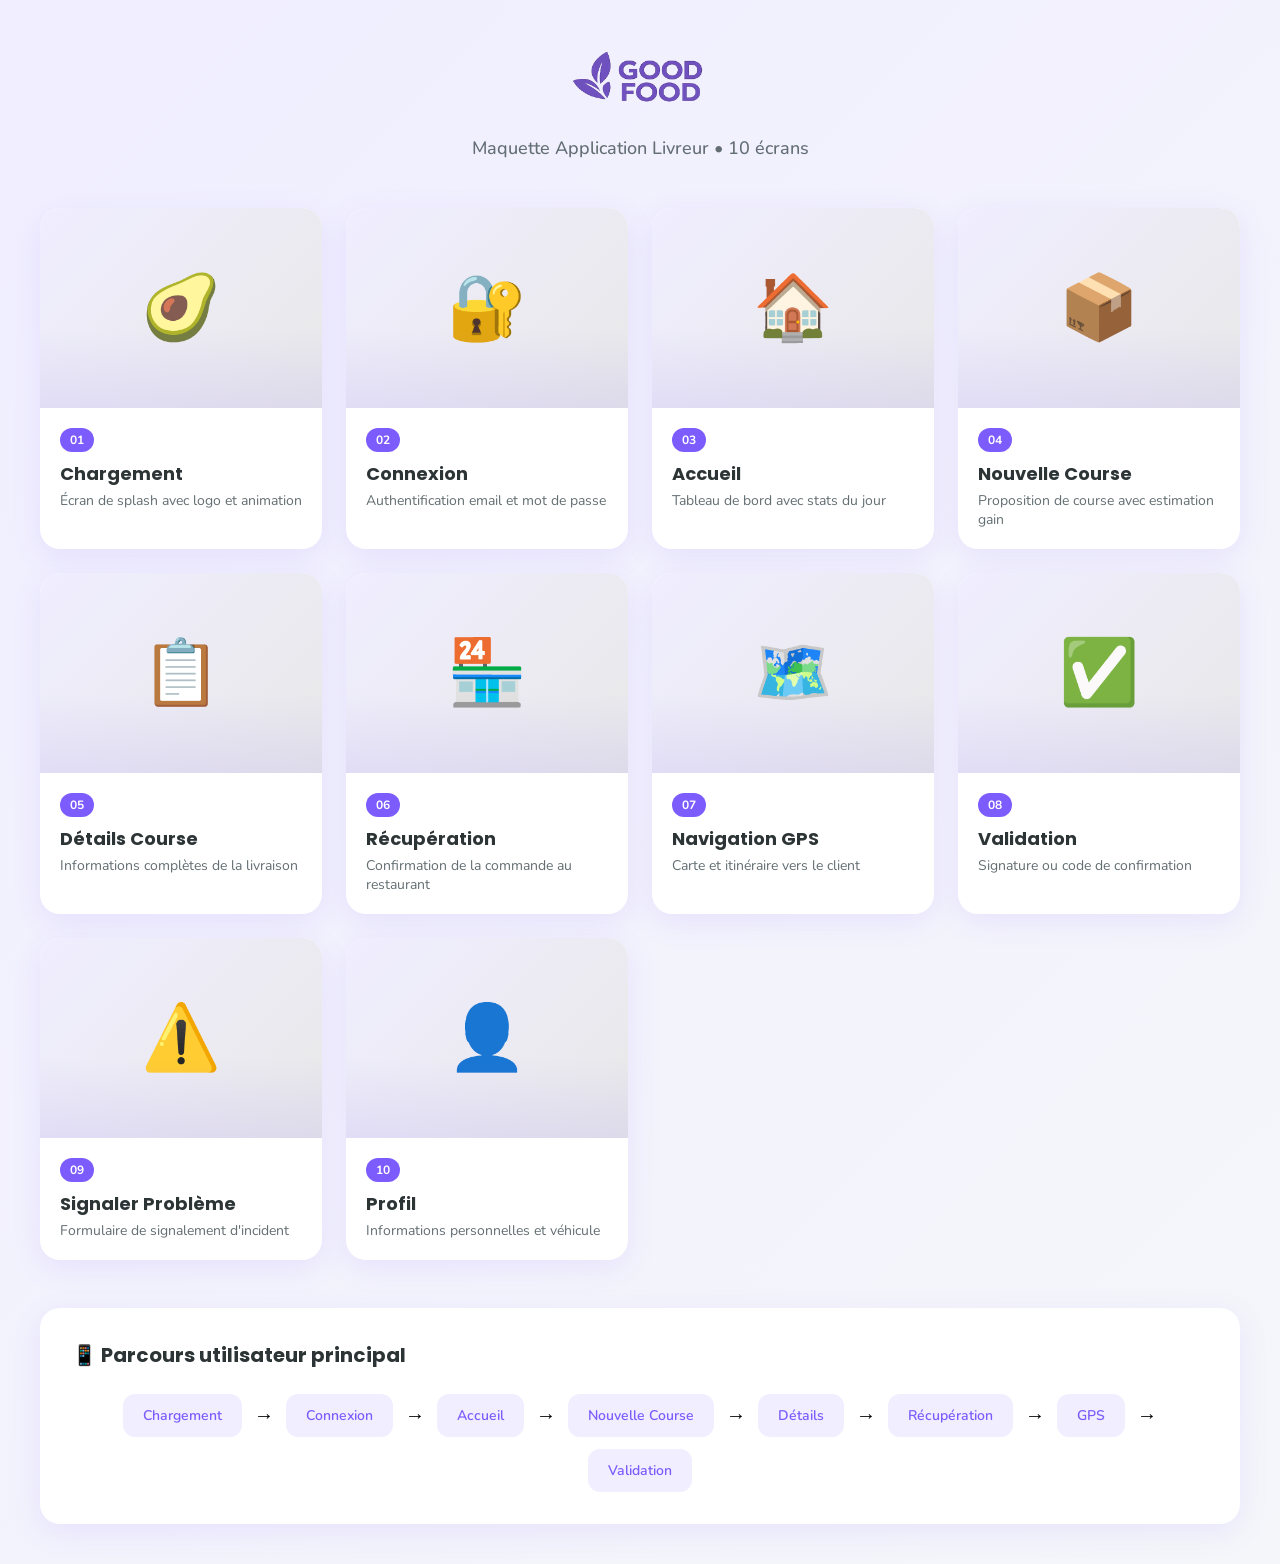
<file: Réalisation/UI/html/index.html>
<!DOCTYPE html>
<html lang="fr">
<head>
    <meta charset="UTF-8">
    <meta name="viewport" content="width=device-width, initial-scale=1.0">
    <title>Good Food - Maquette Application Livreur</title>
    <link href="https://fonts.googleapis.com/css2?family=Nunito:wght@400;500;600;700;800&family=Poppins:wght@400;500;600;700;800&display=swap" rel="stylesheet">
    <style>
        :root {
            --primary-purple: #7C5CFC;
            --primary-purple-light: #9B82FC;
            --accent-green: #34C759;
            --text-dark: #2D3436;
            --text-medium: #636E72;
            --bg-main: #F5F6FA;
            --bg-card: #FFFFFF;
        }

        * {
            margin: 0;
            padding: 0;
            box-sizing: border-box;
        }

        body {
            font-family: 'Nunito', sans-serif;
            background: linear-gradient(135deg, #F0EEFF 0%, var(--bg-main) 100%);
            min-height: 100vh;
            padding: 40px 20px;
        }

        .container {
            max-width: 1200px;
            margin: 0 auto;
        }

        .header {
            text-align: center;
            margin-bottom: 48px;
        }

        .logo {
            display: flex;
            align-items: center;
            justify-content: center;
            margin-bottom: 16px;
        }

        .logo img {
            height: 80px;
            width: auto;
        }

        .subtitle {
            font-size: 18px;
            color: var(--text-medium);
            font-weight: 500;
        }

        .screens-grid {
            display: grid;
            grid-template-columns: repeat(auto-fill, minmax(280px, 1fr));
            gap: 24px;
        }

        .screen-card {
            background: var(--bg-card);
            border-radius: 20px;
            overflow: hidden;
            box-shadow: 0 8px 30px rgba(124, 92, 252, 0.1);
            transition: all 0.3s ease;
            text-decoration: none;
            color: inherit;
        }

        .screen-card:hover {
            transform: translateY(-8px);
            box-shadow: 0 16px 40px rgba(124, 92, 252, 0.2);
        }

        .screen-preview {
            height: 200px;
            background: linear-gradient(135deg, #F0EEFF 0%, #E8E8E8 100%);
            display: flex;
            align-items: center;
            justify-content: center;
            font-size: 64px;
            position: relative;
            overflow: hidden;
        }

        .screen-preview::after {
            content: '';
            position: absolute;
            top: 0;
            left: 0;
            right: 0;
            bottom: 0;
            background: linear-gradient(180deg, transparent 60%, rgba(124, 92, 252, 0.1) 100%);
        }

        .screen-info {
            padding: 20px;
        }

        .screen-number {
            display: inline-block;
            background: var(--primary-purple);
            color: white;
            font-size: 12px;
            font-weight: 700;
            padding: 4px 10px;
            border-radius: 20px;
            margin-bottom: 8px;
        }

        .screen-title {
            font-family: 'Poppins', sans-serif;
            font-size: 18px;
            font-weight: 700;
            color: var(--text-dark);
            margin-bottom: 4px;
        }

        .screen-description {
            font-size: 14px;
            color: var(--text-medium);
        }

        .flow-section {
            margin-top: 48px;
            background: var(--bg-card);
            border-radius: 20px;
            padding: 32px;
            box-shadow: 0 8px 30px rgba(124, 92, 252, 0.1);
        }

        .flow-title {
            font-family: 'Poppins', sans-serif;
            font-size: 20px;
            font-weight: 700;
            margin-bottom: 24px;
            color: var(--text-dark);
        }

        .flow-diagram {
            display: flex;
            flex-wrap: wrap;
            align-items: center;
            justify-content: center;
            gap: 12px;
        }

        .flow-item {
            background: #F0EEFF;
            padding: 12px 20px;
            border-radius: 12px;
            font-weight: 600;
            font-size: 14px;
            color: var(--primary-purple);
        }

        .flow-arrow {
            color: var(--text-light);
            font-size: 20px;
        }

        @media (max-width: 768px) {
            .screens-grid {
                grid-template-columns: 1fr;
            }

            .flow-diagram {
                flex-direction: column;
            }

            .flow-arrow {
                transform: rotate(90deg);
            }
        }
    </style>
</head>
<body>
    <div class="container">
        <header class="header">
            <div class="logo">
                <img src="logo.png" alt="Good Food">
            </div>
            <p class="subtitle">Maquette Application Livreur • 10 écrans</p>
        </header>

        <div class="screens-grid">
            <a href="01-loading.html" class="screen-card">
                <div class="screen-preview">🥑</div>
                <div class="screen-info">
                    <span class="screen-number">01</span>
                    <h3 class="screen-title">Chargement</h3>
                    <p class="screen-description">Écran de splash avec logo et animation</p>
                </div>
            </a>

            <a href="02-auth.html" class="screen-card">
                <div class="screen-preview">🔐</div>
                <div class="screen-info">
                    <span class="screen-number">02</span>
                    <h3 class="screen-title">Connexion</h3>
                    <p class="screen-description">Authentification email et mot de passe</p>
                </div>
            </a>

            <a href="03-overview.html" class="screen-card">
                <div class="screen-preview">🏠</div>
                <div class="screen-info">
                    <span class="screen-number">03</span>
                    <h3 class="screen-title">Accueil</h3>
                    <p class="screen-description">Tableau de bord avec stats du jour</p>
                </div>
            </a>

            <a href="04-new-course.html" class="screen-card">
                <div class="screen-preview">📦</div>
                <div class="screen-info">
                    <span class="screen-number">04</span>
                    <h3 class="screen-title">Nouvelle Course</h3>
                    <p class="screen-description">Proposition de course avec estimation gain</p>
                </div>
            </a>

            <a href="05-detail.html" class="screen-card">
                <div class="screen-preview">📋</div>
                <div class="screen-info">
                    <span class="screen-number">05</span>
                    <h3 class="screen-title">Détails Course</h3>
                    <p class="screen-description">Informations complètes de la livraison</p>
                </div>
            </a>

            <a href="06-pickup.html" class="screen-card">
                <div class="screen-preview">🏪</div>
                <div class="screen-info">
                    <span class="screen-number">06</span>
                    <h3 class="screen-title">Récupération</h3>
                    <p class="screen-description">Confirmation de la commande au restaurant</p>
                </div>
            </a>

            <a href="07-gps.html" class="screen-card">
                <div class="screen-preview">🗺️</div>
                <div class="screen-info">
                    <span class="screen-number">07</span>
                    <h3 class="screen-title">Navigation GPS</h3>
                    <p class="screen-description">Carte et itinéraire vers le client</p>
                </div>
            </a>

            <a href="08-validation.html" class="screen-card">
                <div class="screen-preview">✅</div>
                <div class="screen-info">
                    <span class="screen-number">08</span>
                    <h3 class="screen-title">Validation</h3>
                    <p class="screen-description">Signature ou code de confirmation</p>
                </div>
            </a>

            <a href="09-complaint.html" class="screen-card">
                <div class="screen-preview">⚠️</div>
                <div class="screen-info">
                    <span class="screen-number">09</span>
                    <h3 class="screen-title">Signaler Problème</h3>
                    <p class="screen-description">Formulaire de signalement d'incident</p>
                </div>
            </a>

            <a href="10-profile.html" class="screen-card">
                <div class="screen-preview">👤</div>
                <div class="screen-info">
                    <span class="screen-number">10</span>
                    <h3 class="screen-title">Profil</h3>
                    <p class="screen-description">Informations personnelles et véhicule</p>
                </div>
            </a>
        </div>

        <section class="flow-section">
            <h2 class="flow-title">📱 Parcours utilisateur principal</h2>
            <div class="flow-diagram">
                <span class="flow-item">Chargement</span>
                <span class="flow-arrow">→</span>
                <span class="flow-item">Connexion</span>
                <span class="flow-arrow">→</span>
                <span class="flow-item">Accueil</span>
                <span class="flow-arrow">→</span>
                <span class="flow-item">Nouvelle Course</span>
                <span class="flow-arrow">→</span>
                <span class="flow-item">Détails</span>
                <span class="flow-arrow">→</span>
                <span class="flow-item">Récupération</span>
                <span class="flow-arrow">→</span>
                <span class="flow-item">GPS</span>
                <span class="flow-arrow">→</span>
                <span class="flow-item">Validation</span>
            </div>
        </section>
    </div>
</body>
</html>
</file>
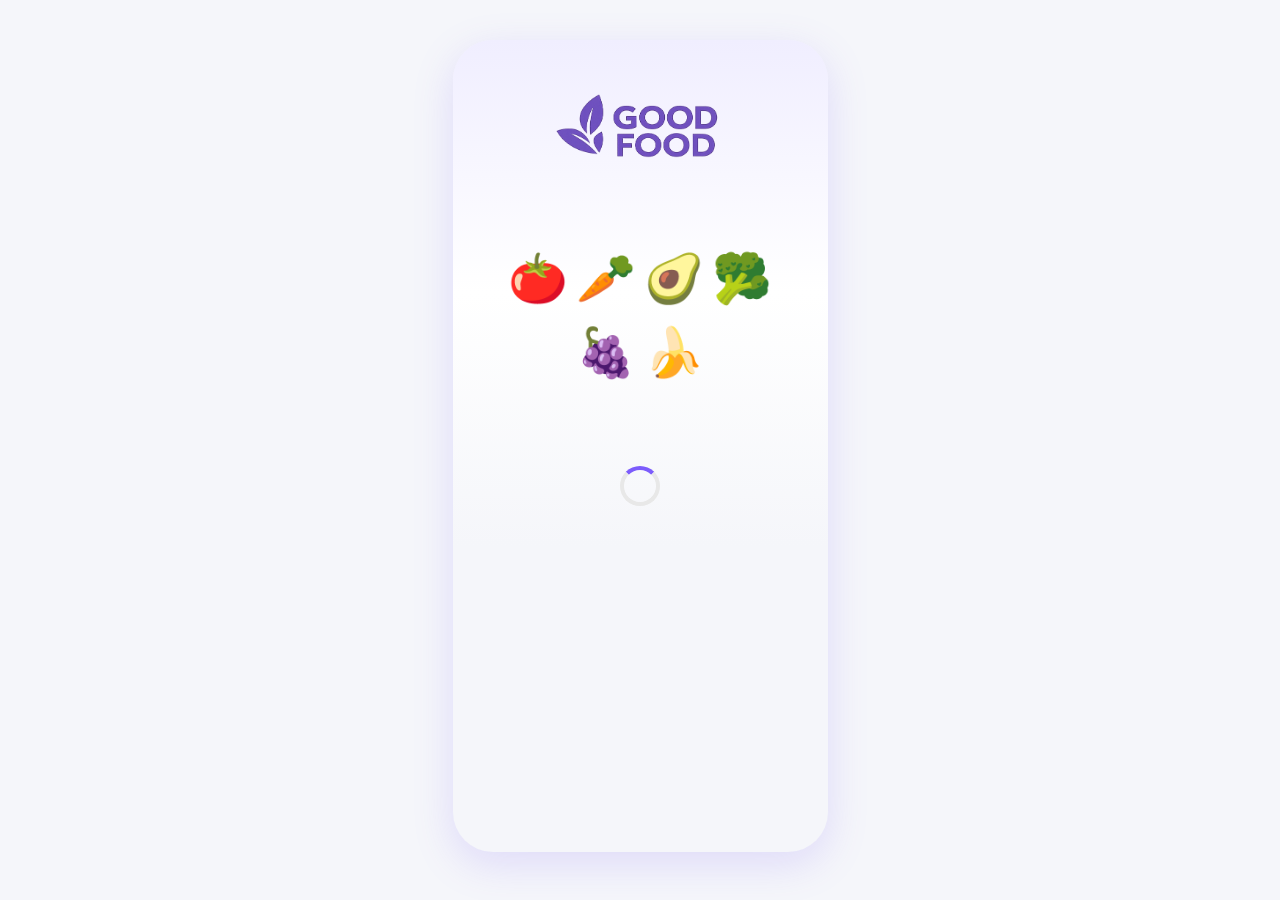
<file: Réalisation/UI/html/01-loading.html>
<!DOCTYPE html>
<html lang="fr">
<head>
    <meta charset="UTF-8">
    <meta name="viewport" content="width=device-width, initial-scale=1.0">
    <title>Good Food - Chargement</title>
    <link href="https://fonts.googleapis.com/css2?family=Nunito:wght@400;500;600;700;800&family=Poppins:wght@400;500;600;700;800&display=swap" rel="stylesheet">
    <link rel="stylesheet" href="css/style.css">
    <style>
        .loading-screen {
            display: flex;
            flex-direction: column;
            align-items: center;
            justify-content: center;
            min-height: 100%;
            background: linear-gradient(180deg, #F0EEFF 0%, #FFFFFF 50%, #F5F6FA 100%);
            text-align: center;
            padding: 40px 24px;
        }

        .loading-logo {
            margin-bottom: 60px;
        }

        .loading-logo img {
            height: 100px;
            width: auto;
        }

        .loading-illustration {
            margin-bottom: 40px;
        }

        .food-icons {
            display: flex;
            gap: 8px;
            justify-content: center;
            flex-wrap: wrap;
            max-width: 280px;
        }

        .food-icon {
            font-size: 48px;
            animation: bounce 2s infinite;
        }

        .food-icon:nth-child(1) { animation-delay: 0s; }
        .food-icon:nth-child(2) { animation-delay: 0.1s; }
        .food-icon:nth-child(3) { animation-delay: 0.2s; }
        .food-icon:nth-child(4) { animation-delay: 0.3s; }
        .food-icon:nth-child(5) { animation-delay: 0.4s; }
        .food-icon:nth-child(6) { animation-delay: 0.5s; }

        @keyframes bounce {
            0%, 100% { transform: translateY(0); }
            50% { transform: translateY(-10px); }
        }

        .loading-spinner {
            width: 40px;
            height: 40px;
            border: 4px solid #E8E8E8;
            border-top-color: var(--primary-purple);
            border-radius: 50%;
            animation: spin 1s linear infinite;
            margin-top: 40px;
        }

        @keyframes spin {
            to { transform: rotate(360deg); }
        }
    </style>
</head>
<body>
    <div class="phone-container">
        <div class="phone-frame">
            <div class="phone-screen">
                <div class="screen loading-screen">
                    <div class="loading-logo">
                        <img src="logo.png" alt="Good Food">
                    </div>
                    <div class="loading-illustration">
                        <div class="food-icons">
                            <span class="food-icon">🍅</span>
                            <span class="food-icon">🥕</span>
                            <span class="food-icon">🥑</span>
                            <span class="food-icon">🥦</span>
                            <span class="food-icon">🍇</span>
                            <span class="food-icon">🍌</span>
                        </div>
                    </div>
                    <div class="loading-spinner"></div>
                </div>
            </div>
        </div>
    </div>

    <script>
        // Redirection automatique après 3 secondes
        setTimeout(() => {
            window.location.href = '02-auth.html';
        }, 3000);
    </script>
</body>
</html>
</file>
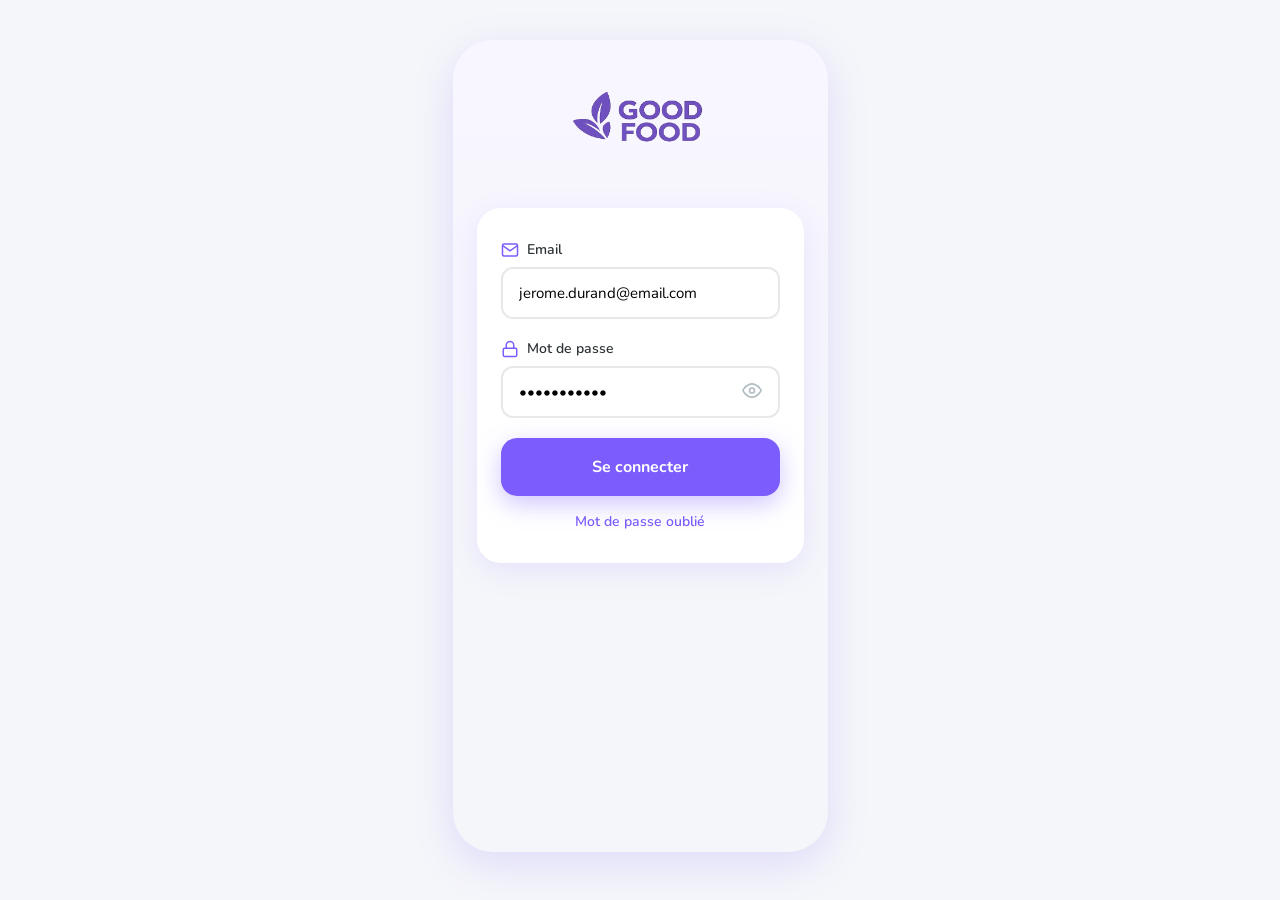
<file: Réalisation/UI/html/02-auth.html>
<!DOCTYPE html>
<html lang="fr">
<head>
    <meta charset="UTF-8">
    <meta name="viewport" content="width=device-width, initial-scale=1.0">
    <title>Good Food - Connexion</title>
    <link href="https://fonts.googleapis.com/css2?family=Nunito:wght@400;500;600;700;800&family=Poppins:wght@400;500;600;700;800&display=swap" rel="stylesheet">
    <link rel="stylesheet" href="css/style.css">
    <style>
        .auth-screen {
            display: flex;
            flex-direction: column;
            align-items: center;
            justify-content: center;
            min-height: 100%;
            padding: 40px 24px;
            background: linear-gradient(180deg, #F8F6FF 0%, var(--bg-main) 100%);
        }

        .auth-logo {
            display: flex;
            align-items: center;
            justify-content: center;
            margin-bottom: 48px;
        }

        .auth-logo img {
            height: 80px;
            width: auto;
        }

        .auth-card {
            background: var(--bg-card);
            border-radius: var(--radius-lg);
            padding: 32px 24px;
            width: 100%;
            box-shadow: var(--shadow-medium);
        }

        .password-wrapper {
            position: relative;
        }

        .password-toggle {
            position: absolute;
            right: 14px;
            top: 50%;
            transform: translateY(-50%);
            background: none;
            border: none;
            color: var(--text-light);
            cursor: pointer;
            padding: 4px;
        }

        .password-toggle:hover {
            color: var(--primary-purple);
        }

        .forgot-link {
            display: block;
            text-align: center;
            color: var(--primary-purple);
            font-weight: 600;
            font-size: 14px;
            text-decoration: none;
            margin-top: 16px;
        }

        .forgot-link:hover {
            text-decoration: underline;
        }
    </style>
</head>
<body>
    <div class="phone-container">
        <div class="phone-frame">
            <div class="phone-screen">
                <div class="screen auth-screen">
                    <div class="auth-logo">
                        <img src="logo.png" alt="Good Food">
                    </div>
                    <div class="auth-card">
                        <form action="03-overview.html" method="get">
                            <div class="form-group">
                                <label class="form-label">
                                    <svg width="18" height="18" viewBox="0 0 24 24" fill="none" stroke="currentColor" stroke-width="2">
                                        <rect x="2" y="4" width="20" height="16" rx="2"/>
                                        <path d="M22 6L12 13L2 6"/>
                                    </svg>
                                    Email
                                </label>
                                <input type="email" class="form-input" placeholder="Email" value="jerome.durand@email.com">
                            </div>
                            <div class="form-group">
                                <label class="form-label">
                                    <svg width="18" height="18" viewBox="0 0 24 24" fill="none" stroke="currentColor" stroke-width="2">
                                        <rect x="3" y="11" width="18" height="11" rx="2"/>
                                        <path d="M7 11V7a5 5 0 0110 0v4"/>
                                    </svg>
                                    Mot de passe
                                </label>
                                <div class="password-wrapper">
                                    <input type="password" id="password" class="form-input" placeholder="••••••••" value="password123">
                                    <button type="button" class="password-toggle" onclick="togglePassword()">
                                        <svg id="eye-icon" width="20" height="20" viewBox="0 0 24 24" fill="none" stroke="currentColor" stroke-width="2">
                                            <path d="M1 12s4-8 11-8 11 8 11 8-4 8-11 8-11-8-11-8z"/>
                                            <circle cx="12" cy="12" r="3"/>
                                        </svg>
                                    </button>
                                </div>
                            </div>
                            <button type="submit" class="btn-primary" style="margin-bottom: 0;">Se connecter</button>
                        </form>
                        <a href="#" class="forgot-link">Mot de passe oublié</a>
                    </div>
                </div>
            </div>
        </div>
    </div>

    <script>
        function togglePassword() {
            const passwordInput = document.getElementById('password');
            const eyeIcon = document.getElementById('eye-icon');
            
            if (passwordInput.type === 'password') {
                passwordInput.type = 'text';
                eyeIcon.innerHTML = `
                    <path d="M17.94 17.94A10.07 10.07 0 0112 20c-7 0-11-8-11-8a18.45 18.45 0 015.06-5.94M9.9 4.24A9.12 9.12 0 0112 4c7 0 11 8 11 8a18.5 18.5 0 01-2.16 3.19m-6.72-1.07a3 3 0 11-4.24-4.24"/>
                    <line x1="1" y1="1" x2="23" y2="23"/>
                `;
            } else {
                passwordInput.type = 'password';
                eyeIcon.innerHTML = `
                    <path d="M1 12s4-8 11-8 11 8 11 8-4 8-11 8-11-8-11-8z"/>
                    <circle cx="12" cy="12" r="3"/>
                `;
            }
        }
    </script>
</body>
</html>
</file>
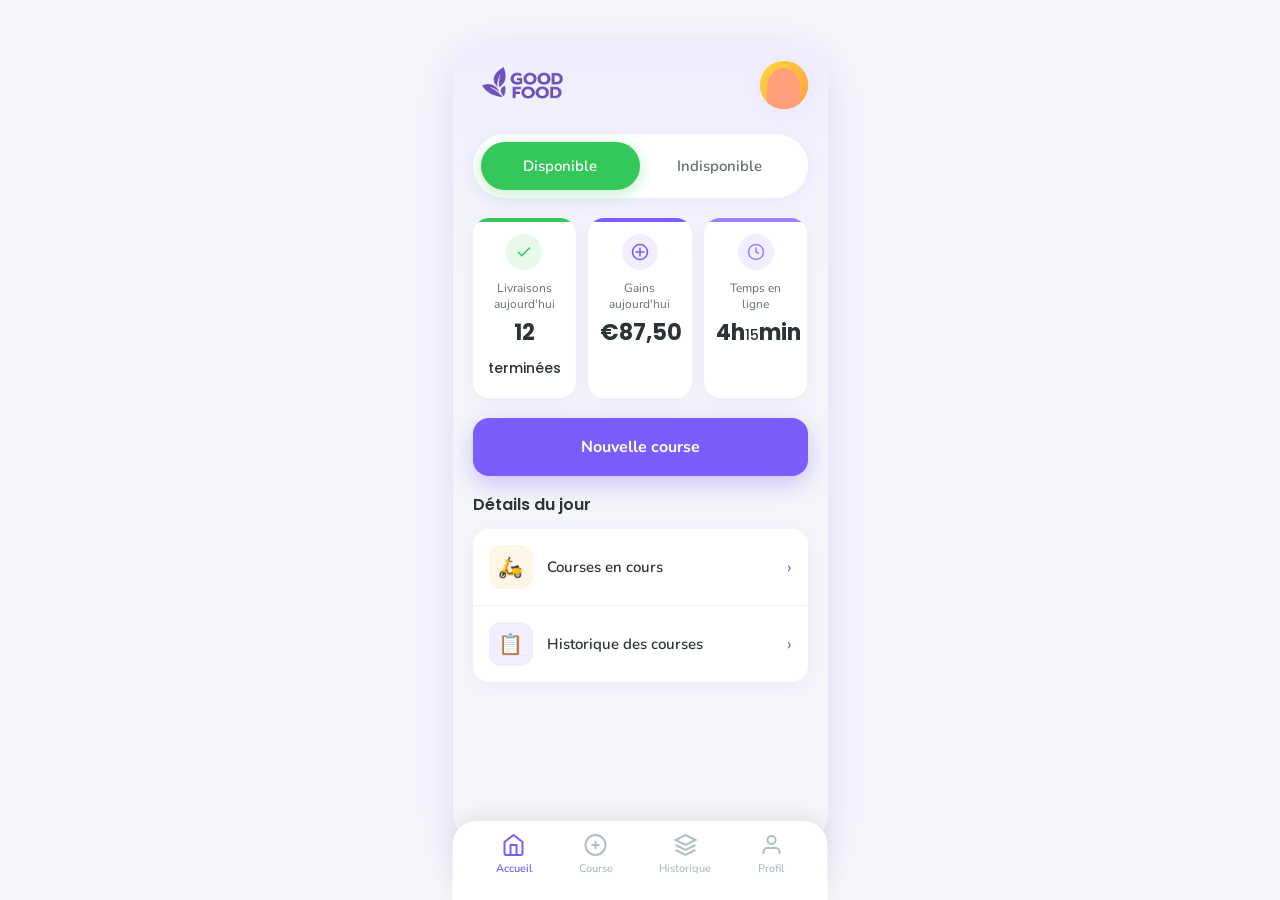
<file: Réalisation/UI/html/03-overview.html>
<!DOCTYPE html>
<html lang="fr">
<head>
    <meta charset="UTF-8">
    <meta name="viewport" content="width=device-width, initial-scale=1.0">
    <title>Good Food - Accueil</title>
    <link href="https://fonts.googleapis.com/css2?family=Nunito:wght@400;500;600;700;800&family=Poppins:wght@400;500;600;700;800&display=swap" rel="stylesheet">
    <link rel="stylesheet" href="css/style.css">
    <style>
        .phone-screen {
            padding-bottom: 100px;
        }
    </style>
</head>
<body>
    <div class="phone-container">
        <div class="phone-frame">
            <div class="phone-screen">
                <div class="screen">
                    <div class="header">
                        <a href="03-overview.html" class="logo">
                            <img src="logo.png" alt="Good Food">
                        </a>
                        <a href="10-profile.html" class="avatar">
                            <div class="avatar-inner"></div>
                        </a>
                    </div>

                    <div class="availability-toggle">
                        <button class="toggle-option active" onclick="setAvailability(this)">Disponible</button>
                        <button class="toggle-option" onclick="setAvailability(this)">Indisponible</button>
                    </div>

                    <div class="stats-grid">
                        <div class="stat-card">
                            <div class="stat-icon">
                                <svg width="18" height="18" viewBox="0 0 24 24" fill="none" stroke="currentColor" stroke-width="2">
                                    <path d="M20 6L9 17l-5-5"/>
                                </svg>
                            </div>
                            <div class="stat-label">Livraisons<br>aujourd'hui</div>
                            <div class="stat-value">12 <small>terminées</small></div>
                        </div>
                        <div class="stat-card">
                            <div class="stat-icon">
                                <svg width="18" height="18" viewBox="0 0 24 24" fill="none" stroke="currentColor" stroke-width="2">
                                    <circle cx="12" cy="12" r="10"/>
                                    <path d="M12 6v12M6 12h12"/>
                                </svg>
                            </div>
                            <div class="stat-label">Gains<br>aujourd'hui</div>
                            <div class="stat-value">€87,50</div>
                        </div>
                        <div class="stat-card">
                            <div class="stat-icon">
                                <svg width="18" height="18" viewBox="0 0 24 24" fill="none" stroke="currentColor" stroke-width="2">
                                    <circle cx="12" cy="12" r="10"/>
                                    <path d="M12 6v6l4 2"/>
                                </svg>
                            </div>
                            <div class="stat-label">Temps en ligne</div>
                            <div class="stat-value">4h<small>15</small>min</div>
                        </div>
                    </div>

                    <a href="04-new-course.html" class="btn-primary">Nouvelle course</a>

                    <h3 class="section-title">Détails du jour</h3>
                    <div class="menu-card">
                        <a href="05-detail.html" class="menu-item">
                            <div class="menu-icon">🛵</div>
                            <span class="menu-text">Courses en cours</span>
                            <span class="menu-arrow">›</span>
                        </a>
                        <a href="#" class="menu-item">
                            <div class="menu-icon">📋</div>
                            <span class="menu-text">Historique des courses</span>
                            <span class="menu-arrow">›</span>
                        </a>
                    </div>
                </div>
            </div>

            <!-- Navigation Footer -->
            <nav class="nav-footer">
                <a href="03-overview.html" class="active">
                    <svg viewBox="0 0 24 24" fill="none" stroke="currentColor" stroke-width="2">
                        <path d="M3 9l9-7 9 7v11a2 2 0 01-2 2H5a2 2 0 01-2-2z"/>
                        <polyline points="9,22 9,12 15,12 15,22"/>
                    </svg>
                    Accueil
                </a>
                <a href="04-new-course.html">
                    <svg viewBox="0 0 24 24" fill="none" stroke="currentColor" stroke-width="2">
                        <circle cx="12" cy="12" r="10"/>
                        <path d="M12 8v8M8 12h8"/>
                    </svg>
                    Course
                </a>
                <a href="#">
                    <svg viewBox="0 0 24 24" fill="none" stroke="currentColor" stroke-width="2">
                        <path d="M12 2L2 7l10 5 10-5-10-5z"/>
                        <path d="M2 17l10 5 10-5M2 12l10 5 10-5"/>
                    </svg>
                    Historique
                </a>
                <a href="10-profile.html">
                    <svg viewBox="0 0 24 24" fill="none" stroke="currentColor" stroke-width="2">
                        <path d="M20 21v-2a4 4 0 00-4-4H8a4 4 0 00-4 4v2"/>
                        <circle cx="12" cy="7" r="4"/>
                    </svg>
                    Profil
                </a>
            </nav>
        </div>
    </div>

    <script>
        function setAvailability(element) {
            document.querySelectorAll('.toggle-option').forEach(opt => opt.classList.remove('active'));
            element.classList.add('active');
        }
    </script>
</body>
</html>
</file>
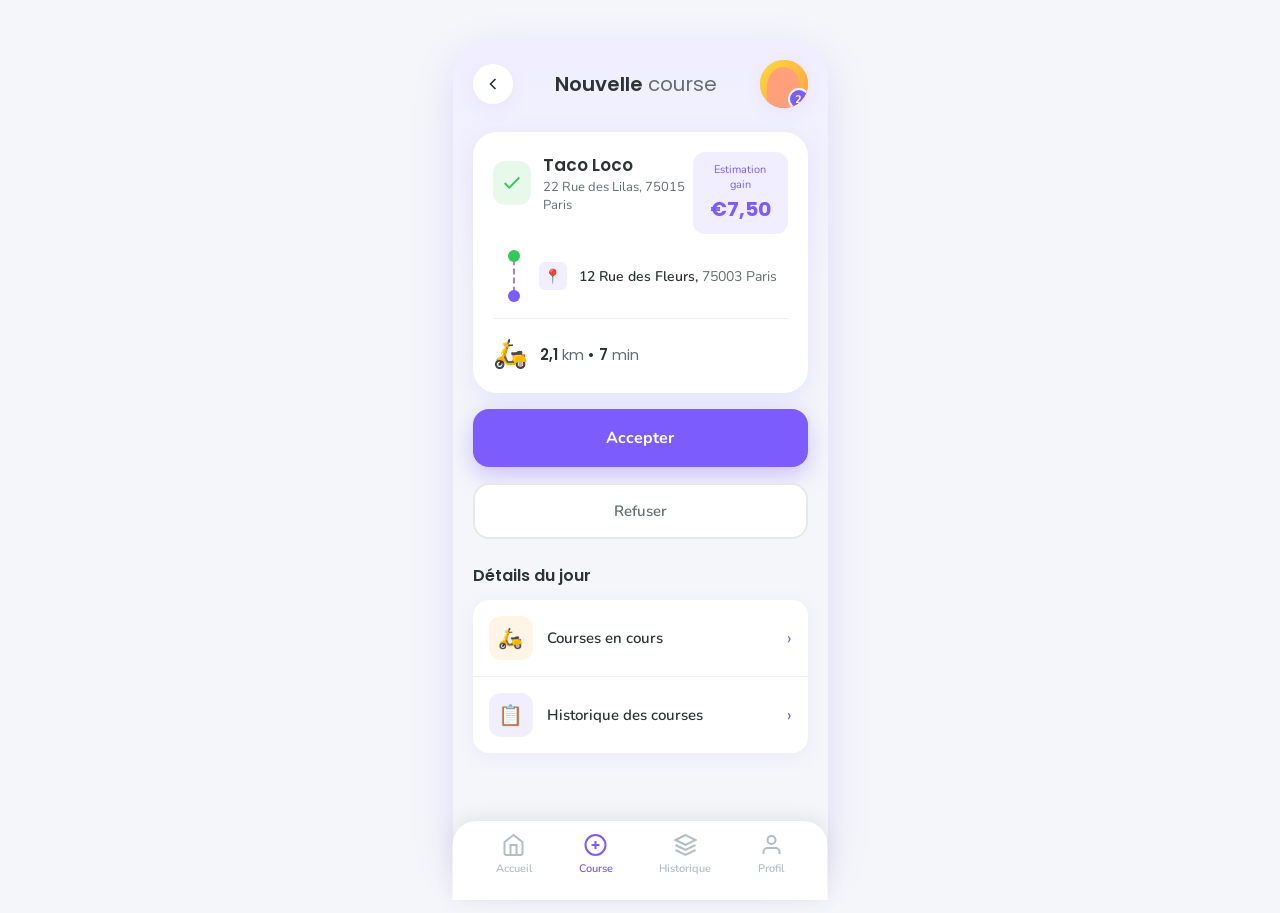
<file: Réalisation/UI/html/04-new-course.html>
<!DOCTYPE html>
<html lang="fr">
<head>
    <meta charset="UTF-8">
    <meta name="viewport" content="width=device-width, initial-scale=1.0">
    <title>Good Food - Nouvelle Course</title>
    <link href="https://fonts.googleapis.com/css2?family=Nunito:wght@400;500;600;700;800&family=Poppins:wght@400;500;600;700;800&display=swap" rel="stylesheet">
    <link rel="stylesheet" href="css/style.css">
    <style>
        .phone-screen {
            padding-bottom: 100px;
        }
    </style>
</head>
<body>
    <div class="phone-container">
        <div class="phone-frame">
            <div class="phone-screen">
                <div class="screen">
                    <div class="header">
                        <a href="03-overview.html" class="header-back">
                            <svg width="20" height="20" viewBox="0 0 24 24" fill="none" stroke="currentColor" stroke-width="2">
                                <path d="M15 18l-6-6 6-6"/>
                            </svg>
                        </a>
                        <h1 class="header-title">Nouvelle <span>course</span></h1>
                        <a href="10-profile.html" class="avatar">
                            <div class="avatar-inner"></div>
                            <span class="avatar-badge">2</span>
                        </a>
                    </div>

                    <div class="course-card">
                        <div class="course-header">
                            <div class="restaurant-info">
                                <div class="restaurant-icon">
                                    <svg width="22" height="22" viewBox="0 0 24 24" fill="none" stroke="#34C759" stroke-width="2">
                                        <path d="M20 6L9 17l-5-5"/>
                                    </svg>
                                </div>
                                <div>
                                    <div class="restaurant-name">Taco Loco</div>
                                    <div class="restaurant-address">22 Rue des Lilas, 75015 Paris</div>
                                </div>
                            </div>
                            <div class="gain-badge">
                                <div class="gain-label">Estimation gain</div>
                                <div class="gain-amount">€7,50</div>
                            </div>
                        </div>

                        <div class="route-info">
                            <div class="route-dot start"></div>
                            <div class="route-destination">
                                <span class="icon">📍</span>
                                <span class="route-address">12 Rue des Fleurs, <span>75003 Paris</span></span>
                            </div>
                            <div class="route-dot end"></div>
                        </div>

                        <div class="distance-info">
                            <span class="scooter-icon">🛵</span>
                            <span class="distance-text">2,1 <span>km</span> • 7 <span>min</span></span>
                        </div>
                    </div>

                    <a href="05-detail.html" class="btn-primary">Accepter</a>
                    <a href="03-overview.html" class="btn-secondary">Refuser</a>

                    <h3 class="section-title" style="margin-top: 24px;">Détails du jour</h3>
                    <div class="menu-card">
                        <a href="05-detail.html" class="menu-item">
                            <div class="menu-icon">🛵</div>
                            <span class="menu-text">Courses en cours</span>
                            <span class="menu-arrow">›</span>
                        </a>
                        <a href="#" class="menu-item">
                            <div class="menu-icon">📋</div>
                            <span class="menu-text">Historique des courses</span>
                            <span class="menu-arrow">›</span>
                        </a>
                    </div>
                </div>
            </div>

            <!-- Navigation Footer -->
            <nav class="nav-footer">
                <a href="03-overview.html">
                    <svg viewBox="0 0 24 24" fill="none" stroke="currentColor" stroke-width="2">
                        <path d="M3 9l9-7 9 7v11a2 2 0 01-2 2H5a2 2 0 01-2-2z"/>
                        <polyline points="9,22 9,12 15,12 15,22"/>
                    </svg>
                    Accueil
                </a>
                <a href="04-new-course.html" class="active">
                    <svg viewBox="0 0 24 24" fill="none" stroke="currentColor" stroke-width="2">
                        <circle cx="12" cy="12" r="10"/>
                        <path d="M12 8v8M8 12h8"/>
                    </svg>
                    Course
                </a>
                <a href="#">
                    <svg viewBox="0 0 24 24" fill="none" stroke="currentColor" stroke-width="2">
                        <path d="M12 2L2 7l10 5 10-5-10-5z"/>
                        <path d="M2 17l10 5 10-5M2 12l10 5 10-5"/>
                    </svg>
                    Historique
                </a>
                <a href="10-profile.html">
                    <svg viewBox="0 0 24 24" fill="none" stroke="currentColor" stroke-width="2">
                        <path d="M20 21v-2a4 4 0 00-4-4H8a4 4 0 00-4 4v2"/>
                        <circle cx="12" cy="7" r="4"/>
                    </svg>
                    Profil
                </a>
            </nav>
        </div>
    </div>
</body>
</html>
</file>
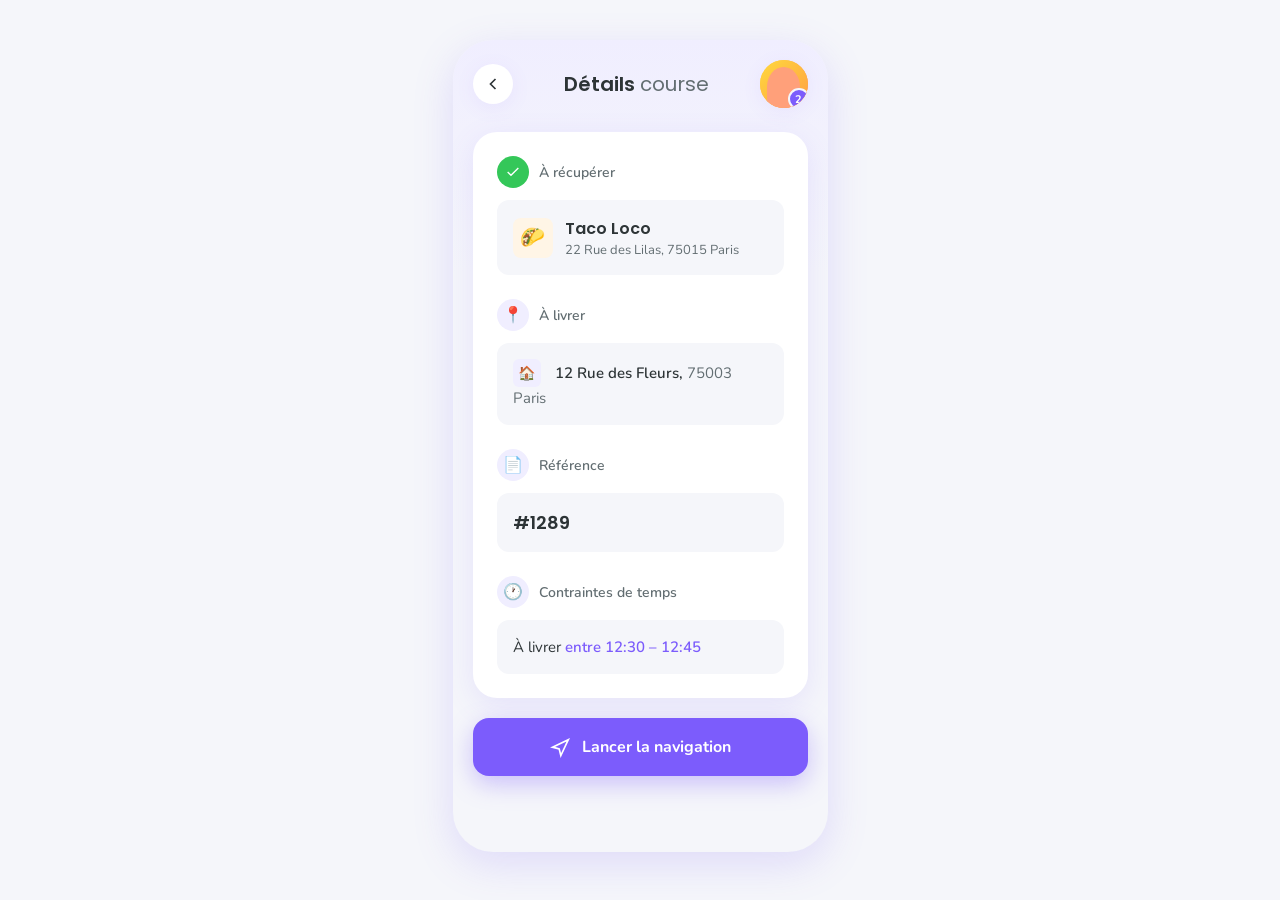
<file: Réalisation/UI/html/05-detail.html>
<!DOCTYPE html>
<html lang="fr">
<head>
    <meta charset="UTF-8">
    <meta name="viewport" content="width=device-width, initial-scale=1.0">
    <title>Good Food - Détails Course</title>
    <link href="https://fonts.googleapis.com/css2?family=Nunito:wght@400;500;600;700;800&family=Poppins:wght@400;500;600;700;800&display=swap" rel="stylesheet">
    <link rel="stylesheet" href="css/style.css">
    <style>
        .detail-card {
            background: var(--bg-card);
            border-radius: var(--radius-lg);
            padding: 24px;
            box-shadow: var(--shadow-medium);
            margin-bottom: 20px;
        }

        .detail-section {
            margin-bottom: 24px;
        }

        .detail-section:last-child {
            margin-bottom: 0;
        }

        .detail-header {
            display: flex;
            align-items: center;
            gap: 10px;
            margin-bottom: 12px;
        }

        .detail-icon {
            width: 32px;
            height: 32px;
            border-radius: 50%;
            display: flex;
            align-items: center;
            justify-content: center;
            font-size: 16px;
        }

        .detail-icon.green {
            background: var(--accent-green);
            color: white;
        }

        .detail-icon.purple {
            background: #F0EEFF;
            color: var(--primary-purple);
        }

        .detail-label {
            font-weight: 600;
            font-size: 14px;
            color: var(--text-medium);
        }

        .detail-content {
            background: var(--bg-main);
            border-radius: var(--radius-sm);
            padding: 16px;
        }

        .detail-restaurant {
            display: flex;
            align-items: center;
            gap: 12px;
        }

        .detail-restaurant-icon {
            width: 40px;
            height: 40px;
            border-radius: 8px;
            background: #FFF5E6;
            display: flex;
            align-items: center;
            justify-content: center;
            font-size: 20px;
        }

        .detail-restaurant-name {
            font-family: 'Poppins', sans-serif;
            font-weight: 600;
            font-size: 16px;
        }

        .detail-restaurant-address {
            font-size: 13px;
            color: var(--text-medium);
        }

        .detail-address-icon {
            display: inline-flex;
            align-items: center;
            justify-content: center;
            width: 28px;
            height: 28px;
            background: #F0EEFF;
            border-radius: 6px;
            margin-right: 10px;
            font-size: 14px;
        }

        .detail-ref {
            font-family: 'Poppins', sans-serif;
            font-size: 18px;
            font-weight: 600;
        }

        .detail-time {
            font-size: 15px;
        }

        .detail-time span {
            color: var(--primary-purple);
            font-weight: 600;
        }

        .btn-primary svg {
            vertical-align: middle;
            margin-right: 8px;
        }
    </style>
</head>
<body>
    <div class="phone-container">
        <div class="phone-frame">
            <div class="phone-screen">
                <div class="screen">
                    <div class="header">
                        <a href="04-new-course.html" class="header-back">
                            <svg width="20" height="20" viewBox="0 0 24 24" fill="none" stroke="currentColor" stroke-width="2">
                                <path d="M15 18l-6-6 6-6"/>
                            </svg>
                        </a>
                        <h1 class="header-title">Détails <span>course</span></h1>
                        <a href="10-profile.html" class="avatar">
                            <div class="avatar-inner"></div>
                            <span class="avatar-badge">2</span>
                        </a>
                    </div>

                    <div class="detail-card">
                        <div class="detail-section">
                            <div class="detail-header">
                                <div class="detail-icon green">
                                    <svg width="16" height="16" viewBox="0 0 24 24" fill="none" stroke="white" stroke-width="2">
                                        <path d="M20 6L9 17l-5-5"/>
                                    </svg>
                                </div>
                                <span class="detail-label">À récupérer</span>
                            </div>
                            <div class="detail-content">
                                <div class="detail-restaurant">
                                    <div class="detail-restaurant-icon">🌮</div>
                                    <div>
                                        <div class="detail-restaurant-name">Taco Loco</div>
                                        <div class="detail-restaurant-address">22 Rue des Lilas, 75015 Paris</div>
                                    </div>
                                </div>
                            </div>
                        </div>

                        <div class="detail-section">
                            <div class="detail-header">
                                <div class="detail-icon purple">📍</div>
                                <span class="detail-label">À livrer</span>
                            </div>
                            <div class="detail-content">
                                <span class="detail-address-icon">🏠</span>
                                <span style="font-size:15px;font-weight:600;">12 Rue des Fleurs, <span style="color:var(--text-medium);font-weight:400;">75003 Paris</span></span>
                            </div>
                        </div>

                        <div class="detail-section">
                            <div class="detail-header">
                                <div class="detail-icon purple">📄</div>
                                <span class="detail-label">Référence</span>
                            </div>
                            <div class="detail-content">
                                <span class="detail-ref">#1289</span>
                            </div>
                        </div>

                        <div class="detail-section" style="margin-bottom:0;">
                            <div class="detail-header">
                                <div class="detail-icon purple">🕐</div>
                                <span class="detail-label">Contraintes de temps</span>
                            </div>
                            <div class="detail-content">
                                <span class="detail-time">À livrer <span>entre 12:30 – 12:45</span></span>
                            </div>
                        </div>
                    </div>

                    <a href="06-pickup.html" class="btn-primary">
                        <svg width="20" height="20" viewBox="0 0 24 24" fill="none" stroke="white" stroke-width="2" style="display:inline-block;vertical-align:middle;margin-right:8px;">
                            <path d="M3 11l19-9-9 19-2-8-8-2z"/>
                        </svg>
                        Lancer la navigation
                    </a>
                </div>
            </div>
        </div>
    </div>
</body>
</html>
</file>
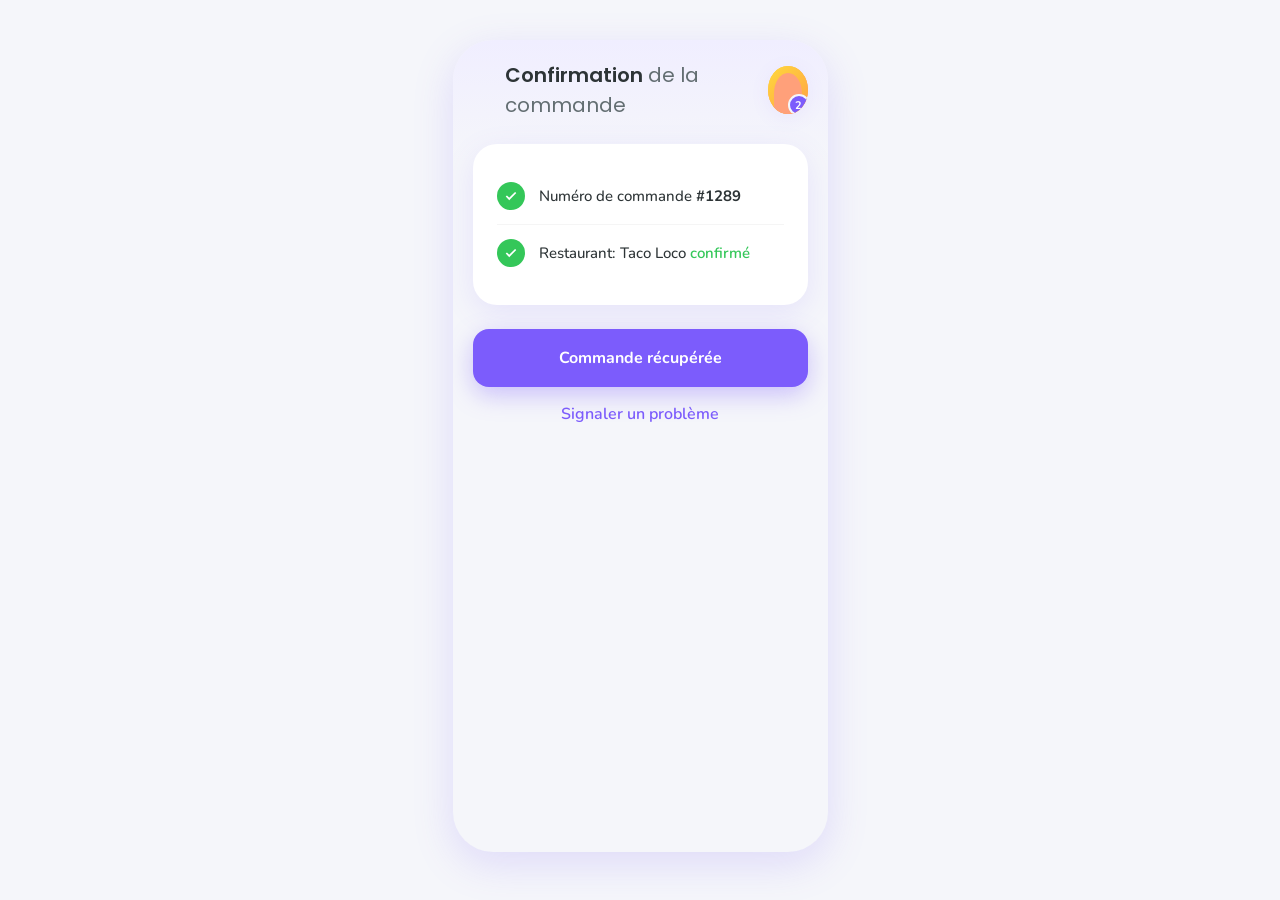
<file: Réalisation/UI/html/06-pickup.html>
<!DOCTYPE html>
<html lang="fr">
<head>
    <meta charset="UTF-8">
    <meta name="viewport" content="width=device-width, initial-scale=1.0">
    <title>Good Food - Confirmation Commande</title>
    <link href="https://fonts.googleapis.com/css2?family=Nunito:wght@400;500;600;700;800&family=Poppins:wght@400;500;600;700;800&display=swap" rel="stylesheet">
    <link rel="stylesheet" href="css/style.css">
    <style>
        .pickup-card {
            background: var(--bg-card);
            border-radius: var(--radius-lg);
            padding: 24px;
            box-shadow: var(--shadow-medium);
            margin-bottom: 24px;
        }

        .pickup-item {
            display: flex;
            align-items: center;
            gap: 14px;
            padding: 14px 0;
            border-bottom: 1px solid #F5F5F5;
        }

        .pickup-item:last-child {
            border-bottom: none;
        }

        .pickup-check {
            width: 28px;
            height: 28px;
            background: var(--accent-green);
            border-radius: 50%;
            display: flex;
            align-items: center;
            justify-content: center;
            color: white;
            flex-shrink: 0;
        }

        .pickup-text {
            font-weight: 500;
            font-size: 15px;
        }

        .pickup-text strong {
            font-weight: 700;
        }

        .pickup-text .confirmed {
            color: var(--accent-green);
            font-weight: 600;
        }

        .problem-link {
            display: block;
            text-align: center;
            color: var(--primary-purple);
            font-weight: 600;
            text-decoration: none;
            margin-top: 8px;
        }

        .problem-link:hover {
            text-decoration: underline;
        }
    </style>
</head>
<body>
    <div class="phone-container">
        <div class="phone-frame">
            <div class="phone-screen">
                <div class="screen">
                    <div class="header">
                        <div style="width:40px;"></div>
                        <h1 class="header-title">Confirmation <span>de la commande</span></h1>
                        <a href="10-profile.html" class="avatar">
                            <div class="avatar-inner"></div>
                            <span class="avatar-badge">2</span>
                        </a>
                    </div>

                    <div class="pickup-card">
                        <div class="pickup-item">
                            <div class="pickup-check">
                                <svg width="14" height="14" viewBox="0 0 24 24" fill="none" stroke="white" stroke-width="3">
                                    <path d="M20 6L9 17l-5-5"/>
                                </svg>
                            </div>
                            <span class="pickup-text">Numéro de commande <strong>#1289</strong></span>
                        </div>
                        <div class="pickup-item">
                            <div class="pickup-check">
                                <svg width="14" height="14" viewBox="0 0 24 24" fill="none" stroke="white" stroke-width="3">
                                    <path d="M20 6L9 17l-5-5"/>
                                </svg>
                            </div>
                            <span class="pickup-text">Restaurant: Taco Loco <span class="confirmed">confirmé</span></span>
                        </div>
                    </div>

                    <a href="07-gps.html" class="btn-primary">Commande récupérée</a>
                    <a href="09-complaint.html" class="problem-link">Signaler un problème</a>
                </div>
            </div>
        </div>
    </div>
</body>
</html>
</file>
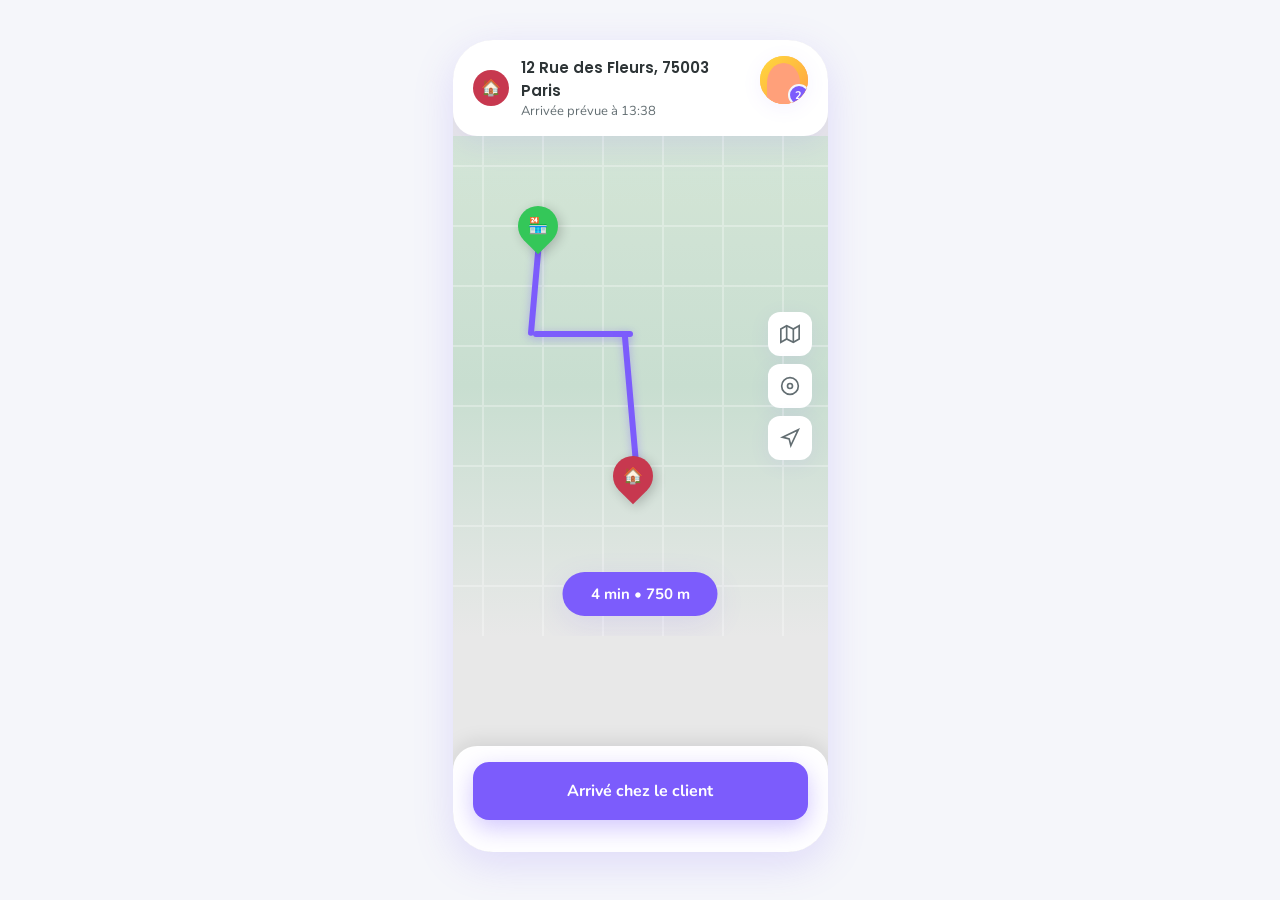
<file: Réalisation/UI/html/07-gps.html>
<!DOCTYPE html>
<html lang="fr">
<head>
    <meta charset="UTF-8">
    <meta name="viewport" content="width=device-width, initial-scale=1.0">
    <title>Good Food - Navigation</title>
    <link href="https://fonts.googleapis.com/css2?family=Nunito:wght@400;500;600;700;800&family=Poppins:wght@400;500;600;700;800&display=swap" rel="stylesheet">
    <link rel="stylesheet" href="css/style.css">
    <style>
        .phone-screen {
            background: #E8E8E8 !important;
        }

        .screen {
            padding: 0;
            position: relative;
            min-height: 812px;
        }

        .gps-header {
            background: var(--bg-card);
            padding: 16px 20px;
            border-radius: 0 0 var(--radius-lg) var(--radius-lg);
            box-shadow: var(--shadow-medium);
            position: relative;
            z-index: 10;
        }

        .gps-destination {
            display: flex;
            align-items: center;
            gap: 12px;
            padding-right: 60px;
        }

        .gps-pin {
            width: 36px;
            height: 36px;
            border-radius: 50%;
            background: var(--accent-red);
            display: flex;
            align-items: center;
            justify-content: center;
            color: white;
            font-size: 16px;
            flex-shrink: 0;
        }

        .gps-pin.green {
            background: var(--accent-green);
        }

        .gps-address {
            font-family: 'Poppins', sans-serif;
            font-weight: 600;
            font-size: 15px;
        }

        .gps-eta {
            font-size: 13px;
            color: var(--text-medium);
        }

        .gps-avatar {
            position: absolute;
            top: 16px;
            right: 20px;
        }

        .map-container {
            height: 500px;
            background: linear-gradient(180deg, #D4E5D7 0%, #C8DED0 50%, #E8E8E8 100%);
            position: relative;
            overflow: hidden;
        }

        /* Fake streets */
        .map-container::before {
            content: '';
            position: absolute;
            top: 0;
            left: 0;
            right: 0;
            bottom: 0;
            background: 
                linear-gradient(90deg, transparent 48%, #fff 48%, #fff 52%, transparent 52%),
                linear-gradient(0deg, transparent 48%, #fff 48%, #fff 52%, transparent 52%);
            background-size: 60px 60px;
            opacity: 0.3;
        }

        .route-path {
            position: absolute;
            top: 80px;
            left: 60px;
            width: 200px;
            height: 300px;
        }

        .route-line {
            position: absolute;
            width: 6px;
            background: var(--primary-purple);
            border-radius: 3px;
            box-shadow: 0 2px 8px rgba(124, 92, 252, 0.4);
        }

        .route-line-1 {
            height: 120px;
            top: 0;
            left: 20px;
            transform: rotate(5deg);
        }

        .route-line-2 {
            width: 100px;
            height: 6px;
            top: 115px;
            left: 20px;
        }

        .route-line-3 {
            height: 150px;
            top: 115px;
            left: 115px;
            transform: rotate(-5deg);
        }

        .route-marker {
            position: absolute;
            width: 40px;
            height: 40px;
            border-radius: 50% 50% 50% 0;
            transform: rotate(-45deg);
            display: flex;
            align-items: center;
            justify-content: center;
            box-shadow: 0 4px 12px rgba(0,0,0,0.2);
        }

        .route-marker.start {
            background: var(--accent-green);
            top: -10px;
            left: 5px;
        }

        .route-marker.end {
            background: var(--accent-red);
            bottom: 20px;
            right: 60px;
        }

        .route-marker span {
            transform: rotate(45deg);
            color: white;
            font-size: 16px;
        }

        .map-controls {
            position: absolute;
            right: 16px;
            top: 50%;
            transform: translateY(-50%);
            display: flex;
            flex-direction: column;
            gap: 8px;
        }

        .map-control {
            width: 44px;
            height: 44px;
            background: var(--bg-card);
            border-radius: 12px;
            border: none;
            box-shadow: var(--shadow-soft);
            display: flex;
            align-items: center;
            justify-content: center;
            cursor: pointer;
            color: var(--text-medium);
            font-size: 18px;
            transition: all 0.3s ease;
        }

        .map-control:hover {
            box-shadow: var(--shadow-medium);
            color: var(--primary-purple);
        }

        .gps-info-bar {
            position: absolute;
            bottom: 20px;
            left: 50%;
            transform: translateX(-50%);
            background: var(--primary-purple);
            color: white;
            padding: 12px 28px;
            border-radius: var(--radius-xl);
            font-weight: 700;
            font-size: 15px;
            box-shadow: var(--shadow-medium);
        }

        .gps-bottom {
            position: absolute;
            bottom: 0;
            left: 0;
            right: 0;
            padding: 16px 20px 32px;
            background: var(--bg-card);
            border-radius: var(--radius-lg) var(--radius-lg) 0 0;
            box-shadow: 0 -4px 20px rgba(0,0,0,0.1);
        }

        .gps-bottom .btn-primary {
            margin-bottom: 0;
        }
    </style>
</head>
<body>
    <div class="phone-container">
        <div class="phone-frame">
            <div class="phone-screen">
                <div class="screen">
                    <div class="gps-header">
                        <div class="gps-destination">
                            <div class="gps-pin">🏠</div>
                            <div>
                                <div class="gps-address">12 Rue des Fleurs, 75003 Paris</div>
                                <div class="gps-eta">Arrivée prévue à 13:38</div>
                            </div>
                        </div>
                        <a href="10-profile.html" class="avatar gps-avatar">
                            <div class="avatar-inner"></div>
                            <span class="avatar-badge">2</span>
                        </a>
                    </div>

                    <div class="map-container">
                        <div class="route-path">
                            <div class="route-line route-line-1"></div>
                            <div class="route-line route-line-2"></div>
                            <div class="route-line route-line-3"></div>
                            <div class="route-marker start"><span>🏪</span></div>
                            <div class="route-marker end"><span>🏠</span></div>
                        </div>

                        <div class="map-controls">
                            <button class="map-control">
                                <svg width="20" height="20" viewBox="0 0 24 24" fill="none" stroke="currentColor" stroke-width="2">
                                    <polygon points="1 6 1 22 8 18 16 22 23 18 23 2 16 6 8 2 1 6"/>
                                    <line x1="8" y1="2" x2="8" y2="18"/>
                                    <line x1="16" y1="6" x2="16" y2="22"/>
                                </svg>
                            </button>
                            <button class="map-control">
                                <svg width="20" height="20" viewBox="0 0 24 24" fill="none" stroke="currentColor" stroke-width="2">
                                    <circle cx="12" cy="12" r="10"/>
                                    <circle cx="12" cy="12" r="3"/>
                                </svg>
                            </button>
                            <button class="map-control">
                                <svg width="20" height="20" viewBox="0 0 24 24" fill="none" stroke="currentColor" stroke-width="2">
                                    <polygon points="3 11 22 2 13 21 11 13 3 11"/>
                                </svg>
                            </button>
                        </div>

                        <div class="gps-info-bar">4 min • 750 m</div>
                    </div>

                    <div class="gps-bottom">
                        <a href="08-validation.html" class="btn-primary">Arrivé chez le client</a>
                    </div>
                </div>
            </div>
        </div>
    </div>
</body>
</html>
</file>
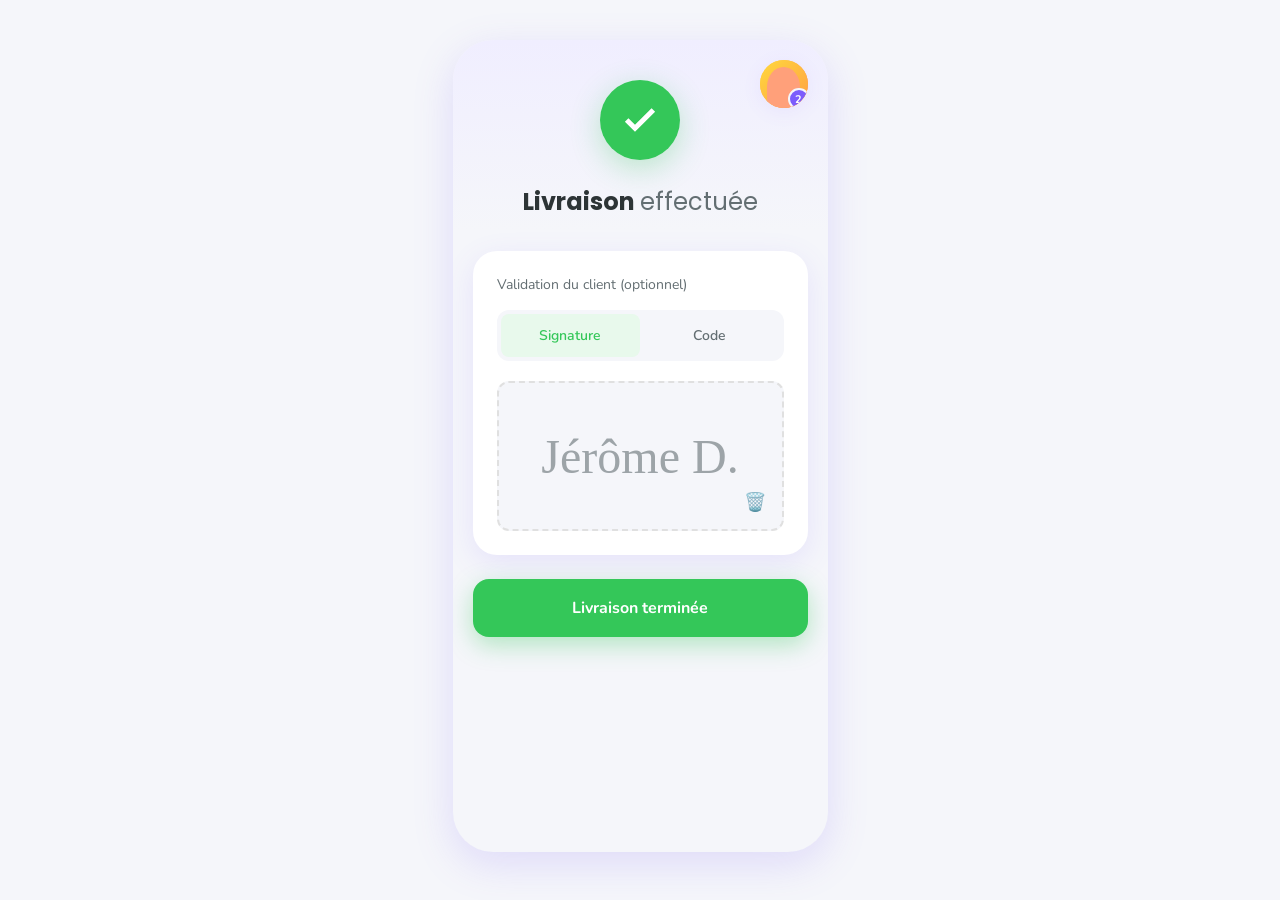
<file: Réalisation/UI/html/08-validation.html>
<!DOCTYPE html>
<html lang="fr">
<head>
    <meta charset="UTF-8">
    <meta name="viewport" content="width=device-width, initial-scale=1.0">
    <title>Good Food - Validation Livraison</title>
    <link href="https://fonts.googleapis.com/css2?family=Nunito:wght@400;500;600;700;800&family=Poppins:wght@400;500;600;700;800&display=swap" rel="stylesheet">
    <link rel="stylesheet" href="css/style.css">
    <style>
        .screen {
            text-align: center;
            padding-top: 40px;
        }

        .validation-avatar {
            position: absolute;
            top: 20px;
            right: 20px;
        }

        .check-icon {
            width: 80px;
            height: 80px;
            background: var(--accent-green);
            border-radius: 50%;
            display: flex;
            align-items: center;
            justify-content: center;
            margin: 0 auto 24px;
            box-shadow: 0 8px 30px rgba(52, 199, 89, 0.3);
        }

        .check-icon svg {
            width: 40px;
            height: 40px;
            color: white;
        }

        .validation-title {
            font-family: 'Poppins', sans-serif;
            font-size: 24px;
            font-weight: 700;
            margin-bottom: 32px;
        }

        .validation-title span {
            font-weight: 400;
            color: var(--text-medium);
        }

        .validation-card {
            background: var(--bg-card);
            border-radius: var(--radius-lg);
            padding: 24px;
            box-shadow: var(--shadow-medium);
            margin-bottom: 24px;
            text-align: left;
        }

        .validation-label {
            font-size: 14px;
            color: var(--text-medium);
            margin-bottom: 16px;
        }

        .validation-tabs {
            display: flex;
            background: var(--bg-main);
            border-radius: var(--radius-sm);
            padding: 4px;
            margin-bottom: 20px;
        }

        .validation-tab {
            flex: 1;
            padding: 12px;
            border: none;
            background: transparent;
            border-radius: 8px;
            font-family: 'Nunito', sans-serif;
            font-weight: 600;
            font-size: 14px;
            color: var(--text-medium);
            cursor: pointer;
            transition: all 0.3s ease;
        }

        .validation-tab.active {
            background: var(--accent-green-light);
            color: var(--accent-green);
        }

        .signature-pad {
            background: var(--bg-main);
            border-radius: var(--radius-sm);
            height: 150px;
            display: flex;
            align-items: center;
            justify-content: center;
            position: relative;
            border: 2px dashed #E0E0E0;
        }

        .signature-preview {
            font-family: 'Brush Script MT', cursive;
            font-size: 48px;
            color: var(--text-medium);
            opacity: 0.6;
        }

        .signature-clear {
            position: absolute;
            bottom: 8px;
            right: 8px;
            background: none;
            border: none;
            color: var(--text-light);
            cursor: pointer;
            font-size: 18px;
            padding: 8px;
            transition: color 0.3s ease;
        }

        .signature-clear:hover {
            color: var(--accent-red);
        }

        .code-input-container {
            display: none;
        }

        .code-input-container.active {
            display: block;
        }

        .code-inputs {
            display: flex;
            gap: 12px;
            justify-content: center;
        }

        .code-input {
            width: 50px;
            height: 60px;
            border: 2px solid #E8E8E8;
            border-radius: var(--radius-sm);
            text-align: center;
            font-family: 'Poppins', sans-serif;
            font-size: 24px;
            font-weight: 700;
            transition: all 0.3s ease;
        }

        .code-input:focus {
            outline: none;
            border-color: var(--primary-purple);
            box-shadow: 0 0 0 4px rgba(124, 92, 252, 0.1);
        }

        .signature-container {
            display: block;
        }

        .signature-container.hidden {
            display: none;
        }
    </style>
</head>
<body>
    <div class="phone-container">
        <div class="phone-frame">
            <div class="phone-screen">
                <div class="screen">
                    <a href="10-profile.html" class="avatar validation-avatar">
                        <div class="avatar-inner"></div>
                        <span class="avatar-badge">2</span>
                    </a>

                    <div class="check-icon">
                        <svg viewBox="0 0 24 24" fill="none" stroke="currentColor" stroke-width="3">
                            <path d="M20 6L9 17l-5-5"/>
                        </svg>
                    </div>

                    <h1 class="validation-title">Livraison <span>effectuée</span></h1>

                    <div class="validation-card">
                        <div class="validation-label">Validation du client (optionnel)</div>
                        <div class="validation-tabs">
                            <button class="validation-tab active" onclick="switchTab('signature')">Signature</button>
                            <button class="validation-tab" onclick="switchTab('code')">Code</button>
                        </div>
                        
                        <div class="signature-container" id="signature-container">
                            <div class="signature-pad">
                                <span class="signature-preview">Jérôme D.</span>
                                <button class="signature-clear" onclick="clearSignature()">🗑️</button>
                            </div>
                        </div>

                        <div class="code-input-container" id="code-container">
                            <div class="code-inputs">
                                <input type="text" class="code-input" maxlength="1" oninput="moveToNext(this, 1)">
                                <input type="text" class="code-input" maxlength="1" oninput="moveToNext(this, 2)">
                                <input type="text" class="code-input" maxlength="1" oninput="moveToNext(this, 3)">
                                <input type="text" class="code-input" maxlength="1" oninput="moveToNext(this, 4)">
                            </div>
                        </div>
                    </div>

                    <a href="03-overview.html" class="btn-primary btn-green">Livraison terminée</a>
                </div>
            </div>
        </div>
    </div>

    <script>
        function switchTab(tab) {
            document.querySelectorAll('.validation-tab').forEach(t => t.classList.remove('active'));
            event.target.classList.add('active');

            if (tab === 'signature') {
                document.getElementById('signature-container').classList.remove('hidden');
                document.getElementById('code-container').classList.remove('active');
            } else {
                document.getElementById('signature-container').classList.add('hidden');
                document.getElementById('code-container').classList.add('active');
            }
        }

        function clearSignature() {
            document.querySelector('.signature-preview').style.opacity = '0';
        }

        function moveToNext(input, index) {
            if (input.value.length === 1) {
                const inputs = document.querySelectorAll('.code-input');
                if (index < inputs.length) {
                    inputs[index].focus();
                }
            }
        }
    </script>
</body>
</html>
</file>
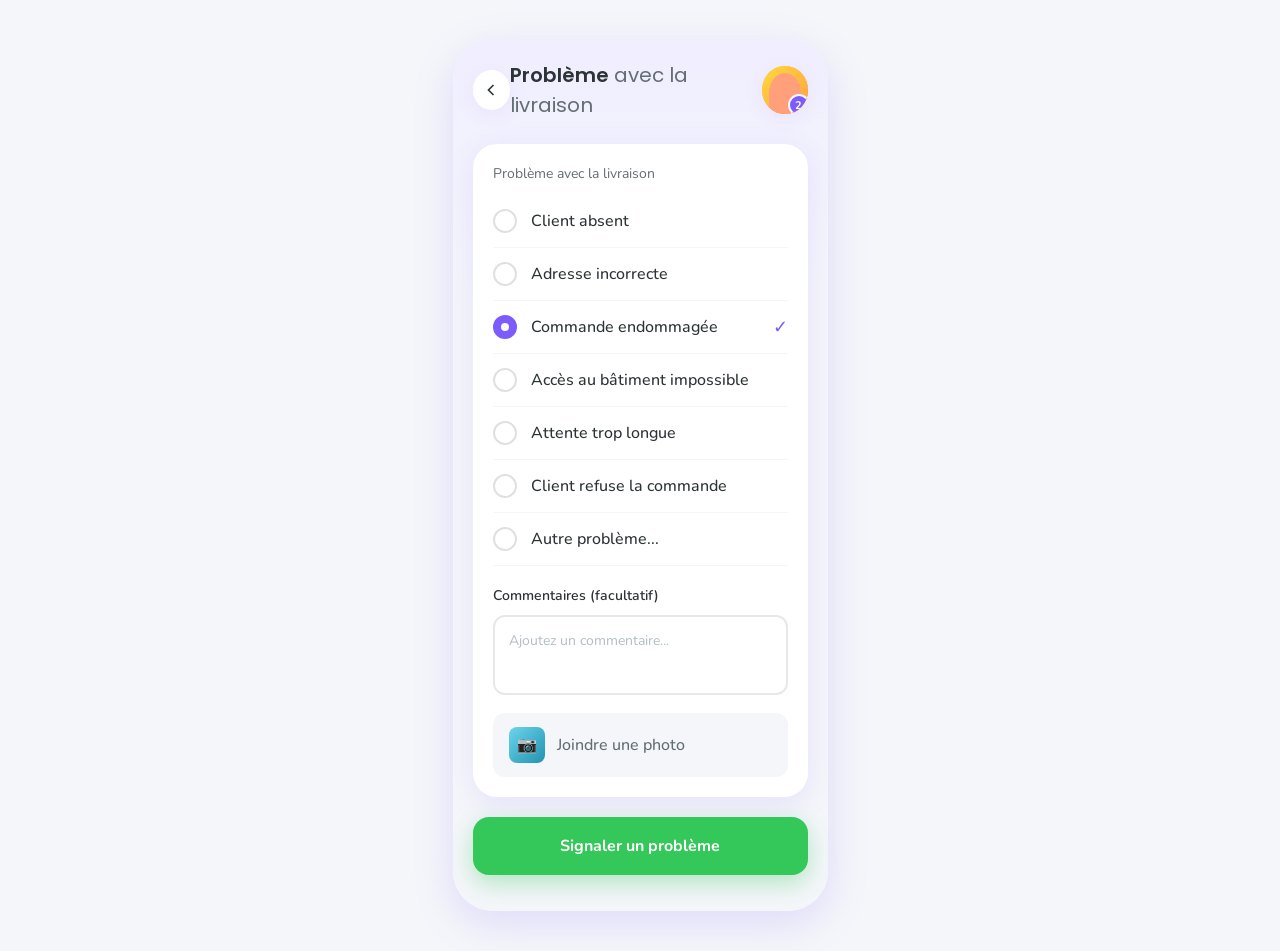
<file: Réalisation/UI/html/09-complaint.html>
<!DOCTYPE html>
<html lang="fr">
<head>
    <meta charset="UTF-8">
    <meta name="viewport" content="width=device-width, initial-scale=1.0">
    <title>Good Food - Signaler un Problème</title>
    <link href="https://fonts.googleapis.com/css2?family=Nunito:wght@400;500;600;700;800&family=Poppins:wght@400;500;600;700;800&display=swap" rel="stylesheet">
    <link rel="stylesheet" href="css/style.css">
    <style>
        .complaint-card {
            background: var(--bg-card);
            border-radius: var(--radius-lg);
            padding: 20px;
            box-shadow: var(--shadow-medium);
            margin-bottom: 20px;
        }

        .complaint-title {
            font-size: 14px;
            color: var(--text-medium);
            margin-bottom: 12px;
        }

        .complaint-option {
            display: flex;
            align-items: center;
            padding: 14px 0;
            border-bottom: 1px solid #F5F5F5;
            cursor: pointer;
            transition: all 0.2s ease;
        }

        .complaint-option:last-of-type {
            border-bottom: none;
        }

        .complaint-option:hover {
            opacity: 0.8;
        }

        .radio-circle {
            width: 24px;
            height: 24px;
            border: 2px solid #E0E0E0;
            border-radius: 50%;
            margin-right: 14px;
            display: flex;
            align-items: center;
            justify-content: center;
            transition: all 0.3s ease;
            flex-shrink: 0;
        }

        .complaint-option.selected .radio-circle {
            border-color: var(--primary-purple);
            background: var(--primary-purple);
        }

        .radio-inner {
            width: 8px;
            height: 8px;
            background: white;
            border-radius: 50%;
            opacity: 0;
            transition: opacity 0.3s ease;
        }

        .complaint-option.selected .radio-inner {
            opacity: 1;
        }

        .complaint-text {
            flex: 1;
            font-weight: 500;
        }

        .complaint-check {
            color: var(--primary-purple);
            opacity: 0;
            transition: opacity 0.3s ease;
            font-size: 18px;
        }

        .complaint-option.selected .complaint-check {
            opacity: 1;
        }

        .comment-section {
            margin-top: 20px;
        }

        .comment-title {
            font-size: 14px;
            color: var(--text-dark);
            font-weight: 600;
            margin-bottom: 10px;
        }

        .comment-textarea {
            width: 100%;
            padding: 14px;
            border: 2px solid #E8E8E8;
            border-radius: var(--radius-sm);
            font-family: 'Nunito', sans-serif;
            font-size: 14px;
            resize: none;
            height: 80px;
            transition: all 0.3s ease;
        }

        .comment-textarea:focus {
            outline: none;
            border-color: var(--primary-purple);
            box-shadow: 0 0 0 4px rgba(124, 92, 252, 0.1);
        }

        .comment-textarea::placeholder {
            color: var(--text-light);
        }

        .photo-upload {
            display: flex;
            align-items: center;
            gap: 12px;
            padding: 14px 16px;
            background: var(--bg-main);
            border-radius: var(--radius-sm);
            cursor: pointer;
            margin-top: 12px;
            transition: all 0.3s ease;
        }

        .photo-upload:hover {
            background: #E8E8E8;
        }

        .photo-icon {
            width: 36px;
            height: 36px;
            background: linear-gradient(135deg, #6DD5ED, #2193B0);
            border-radius: 8px;
            display: flex;
            align-items: center;
            justify-content: center;
            color: white;
            font-size: 16px;
        }

        .photo-text {
            color: var(--text-medium);
            font-weight: 500;
        }
    </style>
</head>
<body>
    <div class="phone-container">
        <div class="phone-frame">
            <div class="phone-screen">
                <div class="screen">
                    <div class="header">
                        <a href="06-pickup.html" class="header-back">
                            <svg width="20" height="20" viewBox="0 0 24 24" fill="none" stroke="currentColor" stroke-width="2">
                                <path d="M15 18l-6-6 6-6"/>
                            </svg>
                        </a>
                        <h1 class="header-title">Problème <span>avec la livraison</span></h1>
                        <a href="10-profile.html" class="avatar">
                            <div class="avatar-inner"></div>
                            <span class="avatar-badge">2</span>
                        </a>
                    </div>

                    <div class="complaint-card">
                        <div class="complaint-title">Problème avec la livraison</div>
                        
                        <div class="complaint-option" onclick="selectComplaint(this)">
                            <div class="radio-circle"><div class="radio-inner"></div></div>
                            <span class="complaint-text">Client absent</span>
                            <span class="complaint-check">✓</span>
                        </div>
                        <div class="complaint-option" onclick="selectComplaint(this)">
                            <div class="radio-circle"><div class="radio-inner"></div></div>
                            <span class="complaint-text">Adresse incorrecte</span>
                            <span class="complaint-check">✓</span>
                        </div>
                        <div class="complaint-option selected" onclick="selectComplaint(this)">
                            <div class="radio-circle"><div class="radio-inner"></div></div>
                            <span class="complaint-text">Commande endommagée</span>
                            <span class="complaint-check">✓</span>
                        </div>
                        <div class="complaint-option" onclick="selectComplaint(this)">
                            <div class="radio-circle"><div class="radio-inner"></div></div>
                            <span class="complaint-text">Accès au bâtiment impossible</span>
                            <span class="complaint-check">✓</span>
                        </div>
                        <div class="complaint-option" onclick="selectComplaint(this)">
                            <div class="radio-circle"><div class="radio-inner"></div></div>
                            <span class="complaint-text">Attente trop longue</span>
                            <span class="complaint-check">✓</span>
                        </div>
                        <div class="complaint-option" onclick="selectComplaint(this)">
                            <div class="radio-circle"><div class="radio-inner"></div></div>
                            <span class="complaint-text">Client refuse la commande</span>
                            <span class="complaint-check">✓</span>
                        </div>
                        <div class="complaint-option" onclick="selectComplaint(this)">
                            <div class="radio-circle"><div class="radio-inner"></div></div>
                            <span class="complaint-text">Autre problème...</span>
                            <span class="complaint-check">✓</span>
                        </div>

                        <div class="comment-section">
                            <div class="comment-title">Commentaires (facultatif)</div>
                            <textarea class="comment-textarea" placeholder="Ajoutez un commentaire..."></textarea>
                        </div>

                        <label class="photo-upload">
                            <input type="file" accept="image/*" style="display:none;">
                            <div class="photo-icon">📷</div>
                            <span class="photo-text">Joindre une photo</span>
                        </label>
                    </div>

                    <a href="03-overview.html" class="btn-primary btn-green">Signaler un problème</a>
                </div>
            </div>
        </div>
    </div>

    <script>
        function selectComplaint(element) {
            document.querySelectorAll('.complaint-option').forEach(o => o.classList.remove('selected'));
            element.classList.add('selected');
        }
    </script>
</body>
</html>
</file>
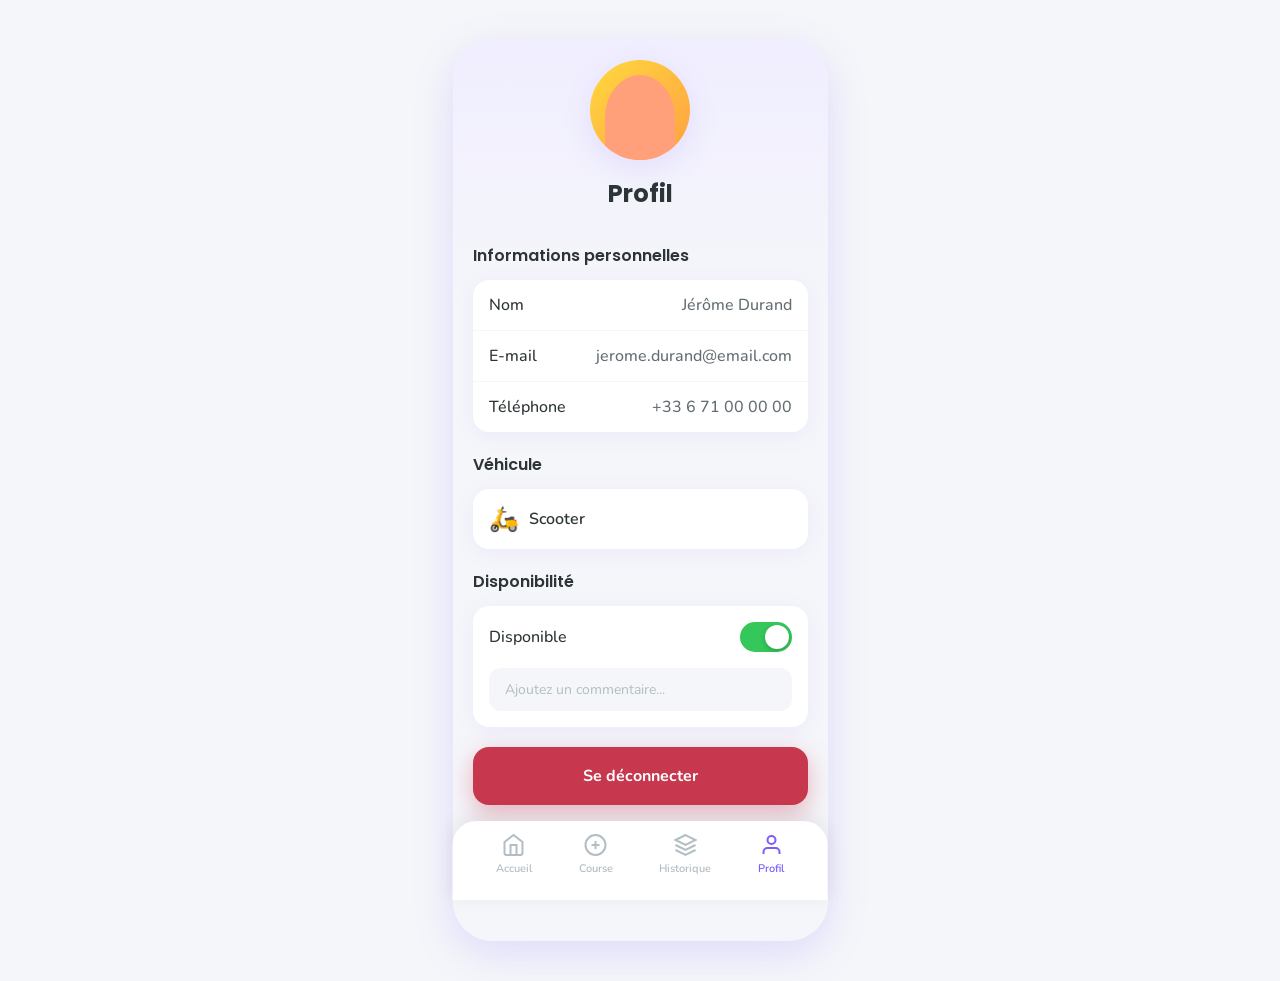
<file: Réalisation/UI/html/10-profile.html>
<!DOCTYPE html>
<html lang="fr">
<head>
    <meta charset="UTF-8">
    <meta name="viewport" content="width=device-width, initial-scale=1.0">
    <title>Good Food - Profil</title>
    <link href="https://fonts.googleapis.com/css2?family=Nunito:wght@400;500;600;700;800&family=Poppins:wght@400;500;600;700;800&display=swap" rel="stylesheet">
    <link rel="stylesheet" href="css/style.css">
    <style>
        .phone-screen {
            padding-bottom: 100px;
        }

        .profile-header {
            text-align: center;
            margin-bottom: 32px;
        }

        .profile-avatar {
            width: 100px;
            height: 100px;
            border-radius: 50%;
            margin: 0 auto 16px;
            background: linear-gradient(135deg, #FFD93D 0%, #FF9F43 100%);
            overflow: hidden;
            box-shadow: var(--shadow-medium);
            display: flex;
            align-items: flex-end;
            justify-content: center;
        }

        .profile-avatar::after {
            content: '';
            width: 70%;
            height: 85%;
            background: #FFA07A;
            border-radius: 50% 50% 0 0;
        }

        .profile-title {
            font-family: 'Poppins', sans-serif;
            font-size: 24px;
            font-weight: 700;
        }

        .vehicle-badge {
            display: flex;
            align-items: center;
            gap: 10px;
            padding: 14px 16px;
        }

        .vehicle-icon {
            font-size: 24px;
        }

        .vehicle-name {
            font-weight: 600;
        }

        .availability-row {
            display: flex;
            justify-content: space-between;
            align-items: center;
            padding: 16px;
        }

        .comment-input {
            margin: 0 16px 16px;
            padding: 12px 16px;
            background: var(--bg-main);
            border: none;
            border-radius: var(--radius-sm);
            width: calc(100% - 32px);
            font-family: 'Nunito', sans-serif;
            font-size: 14px;
            color: var(--text-dark);
        }

        .comment-input::placeholder {
            color: var(--text-light);
        }

        .comment-input:focus {
            outline: none;
            box-shadow: 0 0 0 2px var(--primary-purple);
        }
    </style>
</head>
<body>
    <div class="phone-container">
        <div class="phone-frame">
            <div class="phone-screen">
                <div class="screen">
                    <div class="profile-header">
                        <div class="profile-avatar"></div>
                        <h1 class="profile-title">Profil</h1>
                    </div>

                    <h3 class="section-title">Informations personnelles</h3>
                    <div class="info-section">
                        <div class="info-row">
                            <span class="info-label">Nom</span>
                            <span class="info-value">Jérôme Durand</span>
                        </div>
                        <div class="info-row">
                            <span class="info-label">E-mail</span>
                            <span class="info-value">jerome.durand@email.com</span>
                        </div>
                        <div class="info-row">
                            <span class="info-label">Téléphone</span>
                            <span class="info-value">+33 6 71 00 00 00</span>
                        </div>
                    </div>

                    <h3 class="section-title">Véhicule</h3>
                    <div class="info-section">
                        <div class="vehicle-badge">
                            <span class="vehicle-icon">🛵</span>
                            <span class="vehicle-name">Scooter</span>
                        </div>
                    </div>

                    <h3 class="section-title">Disponibilité</h3>
                    <div class="info-section">
                        <div class="availability-row">
                            <span class="info-label">Disponible</span>
                            <div class="toggle-switch active" onclick="this.classList.toggle('active')"></div>
                        </div>
                        <input type="text" class="comment-input" placeholder="Ajoutez un commentaire...">
                    </div>

                    <a href="02-auth.html" class="btn-primary btn-red">Se déconnecter</a>
                </div>
            </div>

            <!-- Navigation Footer -->
            <nav class="nav-footer">
                <a href="03-overview.html">
                    <svg viewBox="0 0 24 24" fill="none" stroke="currentColor" stroke-width="2">
                        <path d="M3 9l9-7 9 7v11a2 2 0 01-2 2H5a2 2 0 01-2-2z"/>
                        <polyline points="9,22 9,12 15,12 15,22"/>
                    </svg>
                    Accueil
                </a>
                <a href="04-new-course.html">
                    <svg viewBox="0 0 24 24" fill="none" stroke="currentColor" stroke-width="2">
                        <circle cx="12" cy="12" r="10"/>
                        <path d="M12 8v8M8 12h8"/>
                    </svg>
                    Course
                </a>
                <a href="#">
                    <svg viewBox="0 0 24 24" fill="none" stroke="currentColor" stroke-width="2">
                        <path d="M12 2L2 7l10 5 10-5-10-5z"/>
                        <path d="M2 17l10 5 10-5M2 12l10 5 10-5"/>
                    </svg>
                    Historique
                </a>
                <a href="10-profile.html" class="active">
                    <svg viewBox="0 0 24 24" fill="none" stroke="currentColor" stroke-width="2">
                        <path d="M20 21v-2a4 4 0 00-4-4H8a4 4 0 00-4 4v2"/>
                        <circle cx="12" cy="7" r="4"/>
                    </svg>
                    Profil
                </a>
            </nav>
        </div>
    </div>
</body>
</html>
</file>
<file: Réalisation/UI/html/css/style.css>
:root {
  --primary-purple: #7c5cfc;
  --primary-purple-light: #9b82fc;
  --primary-purple-dark: #5a3fd9;
  --accent-green: #34c759;
  --accent-green-light: #e8f9ec;
  --accent-red: #c7384f;
  --accent-red-light: #f9e8eb;
  --accent-yellow: #ffb800;
  --text-dark: #2d3436;
  --text-medium: #636e72;
  --text-light: #b2bec3;
  --bg-main: #f5f6fa;
  --bg-card: #ffffff;
  --shadow-soft: 0 4px 20px rgba(124, 92, 252, 0.08);
  --shadow-medium: 0 8px 30px rgba(124, 92, 252, 0.12);
  --shadow-strong: 0 12px 40px rgba(124, 92, 252, 0.18);
  --radius-sm: 12px;
  --radius-md: 16px;
  --radius-lg: 24px;
  --radius-xl: 32px;
}

* {
  margin: 0;
  padding: 0;
  box-sizing: border-box;
}

body {
  font-family: "Nunito", sans-serif;
  background: var(--bg-main);
  color: var(--text-dark);
  min-height: 100vh;
}

/* Phone Frame */
.phone-container {
  display: flex;
  justify-content: center;
  align-items: flex-start;
  padding: 40px 20px;
  min-height: 100vh;
}

.phone-frame {
  width: 375px;
  min-height: 812px;
  background: var(--bg-main);
  border-radius: 40px;
  box-shadow:
    var(--shadow-strong),
    inset 0 0 0 0 #1a1a1a;
  overflow: hidden;
  position: relative;
}

.phone-screen {
  width: 100%;
  height: 100%;
  overflow-y: auto;
  background: linear-gradient(180deg, #f0eeff 0%, var(--bg-main) 30%);
}

.screen {
  padding: 20px;
  min-height: 100%;
  animation: fadeIn 0.4s ease;
}

@keyframes fadeIn {
  from {
    opacity: 0;
    transform: translateY(10px);
  }
  to {
    opacity: 1;
    transform: translateY(0);
  }
}

/* Header */
.header {
  display: flex;
  justify-content: space-between;
  align-items: center;
  margin-bottom: 24px;
}

.header-back {
  width: 40px;
  height: 40px;
  border-radius: 50%;
  background: var(--bg-card);
  border: none;
  display: flex;
  align-items: center;
  justify-content: center;
  cursor: pointer;
  box-shadow: var(--shadow-soft);
  transition: all 0.3s ease;
  text-decoration: none;
  color: var(--text-dark);
}

.header-back:hover {
  transform: scale(1.05);
  box-shadow: var(--shadow-medium);
}

.header-title {
  font-family: "Poppins", sans-serif;
  font-size: 20px;
  font-weight: 600;
}

.header-title span {
  font-weight: 400;
  color: var(--text-medium);
}

.avatar {
  width: 48px;
  height: 48px;
  border-radius: 50%;
  background: linear-gradient(135deg, #ffd93d, #ff6b6b);
  position: relative;
  overflow: hidden;
  box-shadow: var(--shadow-soft);
  text-decoration: none;
  display: block;
}

.avatar-inner {
  width: 100%;
  height: 100%;
  background: linear-gradient(135deg, #ffd93d 0%, #ff9f43 100%);
  display: flex;
  align-items: flex-end;
  justify-content: center;
  overflow: hidden;
}

.avatar-inner::after {
  content: "";
  width: 70%;
  height: 85%;
  background: #ffa07a;
  border-radius: 50% 50% 0 0;
}

.avatar-badge {
  position: absolute;
  bottom: -2px;
  right: -2px;
  width: 22px;
  height: 22px;
  background: var(--primary-purple);
  border-radius: 50%;
  color: white;
  font-size: 11px;
  font-weight: 700;
  display: flex;
  align-items: center;
  justify-content: center;
  border: 2px solid var(--bg-main);
}

/* Logo */
.logo {
  display: flex;
  align-items: center;
  text-decoration: none;
}

.logo img {
  height: 50px;
  width: auto;
}

/* Toggle Switch */
.availability-toggle {
  background: var(--bg-card);
  border-radius: var(--radius-xl);
  padding: 8px;
  display: flex;
  box-shadow: var(--shadow-soft);
  margin-bottom: 20px;
}

.toggle-option {
  flex: 1;
  padding: 14px 20px;
  border: none;
  background: transparent;
  border-radius: var(--radius-lg);
  font-family: "Nunito", sans-serif;
  font-weight: 600;
  font-size: 15px;
  color: var(--text-medium);
  cursor: pointer;
  transition: all 0.3s ease;
}

.toggle-option.active {
  background: var(--accent-green);
  color: white;
  box-shadow: 0 4px 15px rgba(52, 199, 89, 0.3);
}

/* Stats Cards */
.stats-grid {
  display: grid;
  grid-template-columns: repeat(3, 1fr);
  gap: 12px;
  margin-bottom: 20px;
}

.stat-card {
  background: var(--bg-card);
  border-radius: var(--radius-md);
  padding: 16px 12px;
  text-align: center;
  box-shadow: var(--shadow-soft);
  position: relative;
  overflow: hidden;
}

.stat-card::before {
  content: "";
  position: absolute;
  top: 0;
  left: 0;
  right: 0;
  height: 4px;
  background: var(--accent-green);
}

.stat-card:nth-child(2)::before {
  background: var(--primary-purple);
}

.stat-card:nth-child(3)::before {
  background: var(--primary-purple-light);
}

.stat-icon {
  width: 36px;
  height: 36px;
  border-radius: 50%;
  display: flex;
  align-items: center;
  justify-content: center;
  margin: 0 auto 10px;
}

.stat-card:nth-child(1) .stat-icon {
  background: var(--accent-green-light);
  color: var(--accent-green);
}

.stat-card:nth-child(2) .stat-icon {
  background: #f0eeff;
  color: var(--primary-purple);
}

.stat-card:nth-child(3) .stat-icon {
  background: #f0eeff;
  color: var(--primary-purple-light);
}

.stat-label {
  font-size: 12px;
  color: var(--text-medium);
  margin-bottom: 4px;
}

.stat-value {
  font-family: "Poppins", sans-serif;
  font-size: 22px;
  font-weight: 700;
  color: var(--text-dark);
}

.stat-value small {
  font-size: 14px;
  font-weight: 500;
}

/* Buttons */
.btn-primary {
  width: 100%;
  padding: 18px;
  background: var(--primary-purple);
  border: none;
  border-radius: var(--radius-md);
  color: white;
  font-family: "Nunito", sans-serif;
  font-weight: 700;
  font-size: 16px;
  cursor: pointer;
  box-shadow: 0 8px 25px rgba(124, 92, 252, 0.35);
  transition: all 0.3s ease;
  margin-bottom: 16px;
  text-decoration: none;
  display: block;
  text-align: center;
}

.btn-primary:hover {
  transform: translateY(-2px);
  box-shadow: 0 12px 30px rgba(124, 92, 252, 0.45);
}

.btn-primary:active {
  transform: translateY(0);
}

.btn-green {
  background: var(--accent-green);
  box-shadow: 0 8px 25px rgba(52, 199, 89, 0.35);
}

.btn-green:hover {
  box-shadow: 0 12px 30px rgba(52, 199, 89, 0.45);
}

.btn-red {
  background: var(--accent-red);
  box-shadow: 0 8px 25px rgba(199, 56, 79, 0.35);
}

.btn-secondary {
  width: 100%;
  padding: 16px;
  background: var(--bg-card);
  border: 2px solid #e8e8e8;
  border-radius: var(--radius-md);
  color: var(--text-medium);
  font-family: "Nunito", sans-serif;
  font-weight: 600;
  font-size: 15px;
  cursor: pointer;
  transition: all 0.3s ease;
  text-decoration: none;
  display: block;
  text-align: center;
}

.btn-secondary:hover {
  border-color: var(--primary-purple);
  color: var(--primary-purple);
}

/* Section Title */
.section-title {
  font-family: "Poppins", sans-serif;
  font-size: 16px;
  font-weight: 600;
  color: var(--text-dark);
  margin-bottom: 12px;
}

/* Menu Items */
.menu-card {
  background: var(--bg-card);
  border-radius: var(--radius-md);
  overflow: hidden;
  box-shadow: var(--shadow-soft);
}

.menu-item {
  display: flex;
  align-items: center;
  padding: 16px;
  border-bottom: 1px solid #f0f0f0;
  cursor: pointer;
  transition: background 0.2s ease;
  text-decoration: none;
  color: inherit;
}

.menu-item:last-child {
  border-bottom: none;
}

.menu-item:hover {
  background: var(--bg-main);
}

.menu-icon {
  width: 44px;
  height: 44px;
  border-radius: var(--radius-sm);
  background: #fff5e6;
  display: flex;
  align-items: center;
  justify-content: center;
  margin-right: 14px;
  font-size: 20px;
}

.menu-item:nth-child(2) .menu-icon {
  background: #f0eeff;
}

.menu-text {
  flex: 1;
  font-weight: 600;
  font-size: 15px;
}

.menu-arrow {
  color: var(--primary-purple);
  font-size: 18px;
}

/* Course Card */
.course-card {
  background: var(--bg-card);
  border-radius: var(--radius-lg);
  padding: 20px;
  box-shadow: var(--shadow-medium);
  margin-bottom: 16px;
}

.course-header {
  display: flex;
  justify-content: space-between;
  align-items: flex-start;
  margin-bottom: 16px;
}

.restaurant-info {
  display: flex;
  align-items: center;
  gap: 12px;
}

.restaurant-icon {
  width: 44px;
  height: 44px;
  border-radius: var(--radius-sm);
  background: var(--accent-green-light);
  display: flex;
  align-items: center;
  justify-content: center;
}

.restaurant-name {
  font-family: "Poppins", sans-serif;
  font-weight: 600;
  font-size: 17px;
}

.restaurant-address {
  font-size: 13px;
  color: var(--text-medium);
}

.gain-badge {
  background: #f0eeff;
  border-radius: var(--radius-sm);
  padding: 10px 14px;
  text-align: center;
}

.gain-label {
  font-size: 11px;
  color: var(--primary-purple);
  margin-bottom: 2px;
}

.gain-amount {
  font-family: "Poppins", sans-serif;
  font-weight: 700;
  font-size: 20px;
  color: var(--primary-purple);
}

/* Route Info */
.route-info {
  display: flex;
  align-items: center;
  padding: 12px 0;
  margin-left: 20px;
  border-left: 2px dashed var(--primary-purple-light);
  position: relative;
}

.route-dot {
  width: 12px;
  height: 12px;
  border-radius: 50%;
  background: var(--primary-purple);
  position: absolute;
  left: -7px;
}

.route-dot.start {
  top: 0;
  background: var(--accent-green);
}

.route-dot.end {
  bottom: 0;
}

.route-destination {
  margin-left: 24px;
}

.route-destination .icon {
  display: inline-flex;
  align-items: center;
  justify-content: center;
  width: 28px;
  height: 28px;
  background: #f0eeff;
  border-radius: 6px;
  margin-right: 8px;
  font-size: 14px;
}

.route-address {
  font-weight: 600;
  font-size: 14px;
}

.route-address span {
  color: var(--text-medium);
  font-weight: 400;
}

/* Distance Badge */
.distance-info {
  display: flex;
  align-items: center;
  gap: 12px;
  margin-top: 16px;
  padding-top: 16px;
  border-top: 1px solid #f0f0f0;
}

.scooter-icon {
  font-size: 28px;
}

.distance-text {
  font-family: "Poppins", sans-serif;
  font-size: 15px;
  font-weight: 600;
}

.distance-text span {
  color: var(--text-medium);
  font-weight: 400;
}

/* Info Section */
.info-section {
  background: var(--bg-card);
  border-radius: var(--radius-md);
  overflow: hidden;
  margin-bottom: 20px;
  box-shadow: var(--shadow-soft);
}

.info-section-title {
  font-weight: 700;
  font-size: 14px;
  color: var(--text-medium);
  padding: 16px 16px 8px;
}

.info-row {
  display: flex;
  justify-content: space-between;
  padding: 14px 16px;
  border-bottom: 1px solid #f5f5f5;
}

.info-row:last-child {
  border-bottom: none;
}

.info-label {
  font-weight: 500;
  color: var(--text-dark);
}

.info-value {
  color: var(--text-medium);
  font-weight: 500;
}

/* Toggle Switch Small */
.toggle-switch {
  width: 52px;
  height: 30px;
  background: #e0e0e0;
  border-radius: 15px;
  position: relative;
  cursor: pointer;
  transition: background 0.3s ease;
}

.toggle-switch.active {
  background: var(--accent-green);
}

.toggle-switch::after {
  content: "";
  position: absolute;
  width: 24px;
  height: 24px;
  background: white;
  border-radius: 50%;
  top: 3px;
  left: 3px;
  transition: transform 0.3s ease;
  box-shadow: 0 2px 5px rgba(0, 0, 0, 0.2);
}

.toggle-switch.active::after {
  transform: translateX(22px);
}

/* Form Elements */
.form-group {
  margin-bottom: 20px;
}

.form-label {
  display: flex;
  align-items: center;
  gap: 8px;
  font-weight: 600;
  font-size: 14px;
  color: var(--text-dark);
  margin-bottom: 8px;
}

.form-label svg {
  color: var(--primary-purple);
}

.form-input {
  width: 100%;
  padding: 14px 16px;
  border: 2px solid #e8e8e8;
  border-radius: var(--radius-sm);
  font-family: "Nunito", sans-serif;
  font-size: 15px;
  transition: all 0.3s ease;
}

.form-input:focus {
  outline: none;
  border-color: var(--primary-purple);
  box-shadow: 0 0 0 4px rgba(124, 92, 252, 0.1);
}

.form-input::placeholder {
  color: var(--text-light);
}

/* Links */
.link-primary {
  display: block;
  text-align: center;
  color: var(--primary-purple);
  font-weight: 600;
  font-size: 14px;
  text-decoration: none;
  margin-top: 16px;
}

.link-primary:hover {
  text-decoration: underline;
}

/* Navigation Footer */
.nav-footer {
  position: fixed;
  bottom: 0;
  left: 50%;
  transform: translateX(-50%);
  width: 375px;
  background: var(--bg-card);
  padding: 12px 20px 24px;
  display: flex;
  justify-content: space-around;
  box-shadow: 0 -4px 20px rgba(0, 0, 0, 0.08);
  border-radius: var(--radius-lg) var(--radius-lg) 0 0;
  z-index: 100;
}

.nav-footer a {
  display: flex;
  flex-direction: column;
  align-items: center;
  gap: 4px;
  text-decoration: none;
  color: var(--text-light);
  font-size: 11px;
  font-weight: 600;
  transition: color 0.3s ease;
}

.nav-footer a.active {
  color: var(--primary-purple);
}

.nav-footer a:hover {
  color: var(--primary-purple);
}

.nav-footer svg {
  width: 24px;
  height: 24px;
}

/* Responsive */
@media (max-width: 420px) {
  .phone-container {
    padding: 0;
  }

  .phone-frame {
    width: 100%;
    min-height: 100vh;
    border-radius: 0;
    box-shadow: none;
  }

  .nav-footer {
    width: 100%;
    border-radius: 0;
  }
}
</file>
